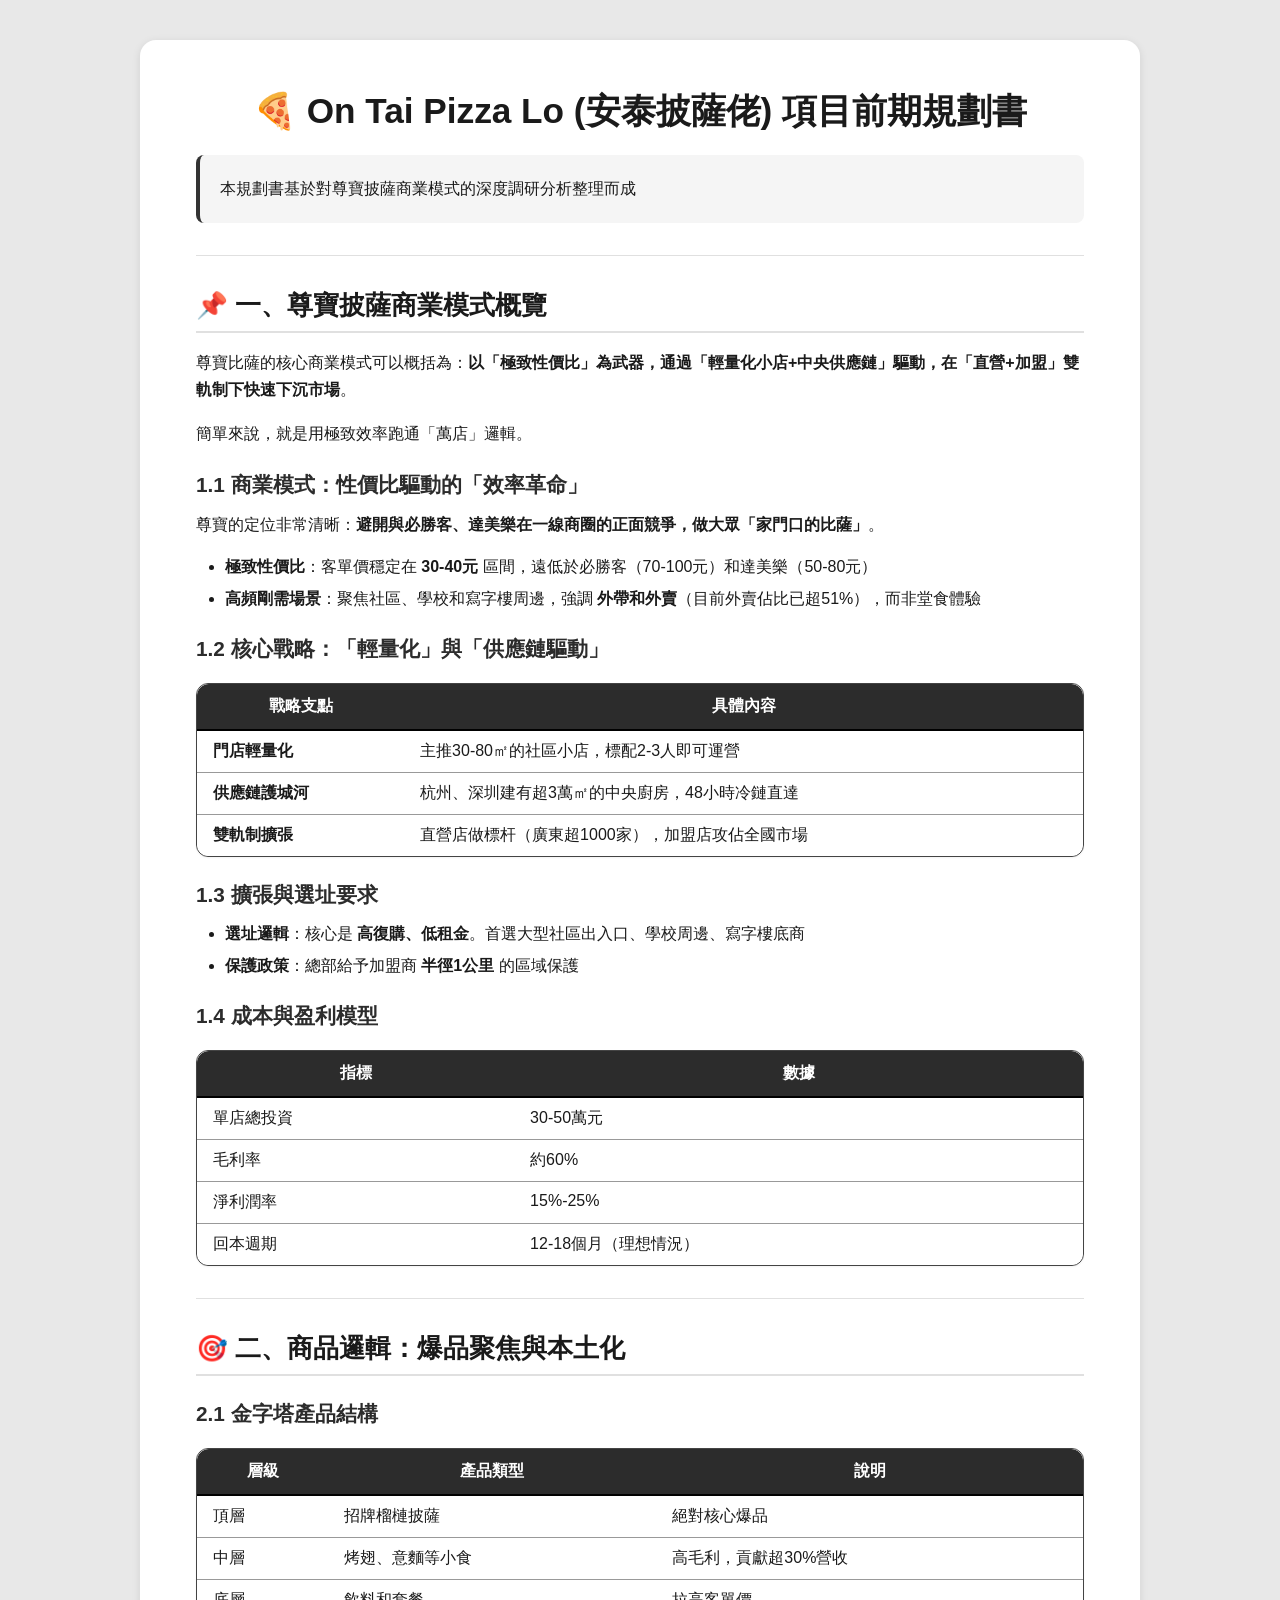
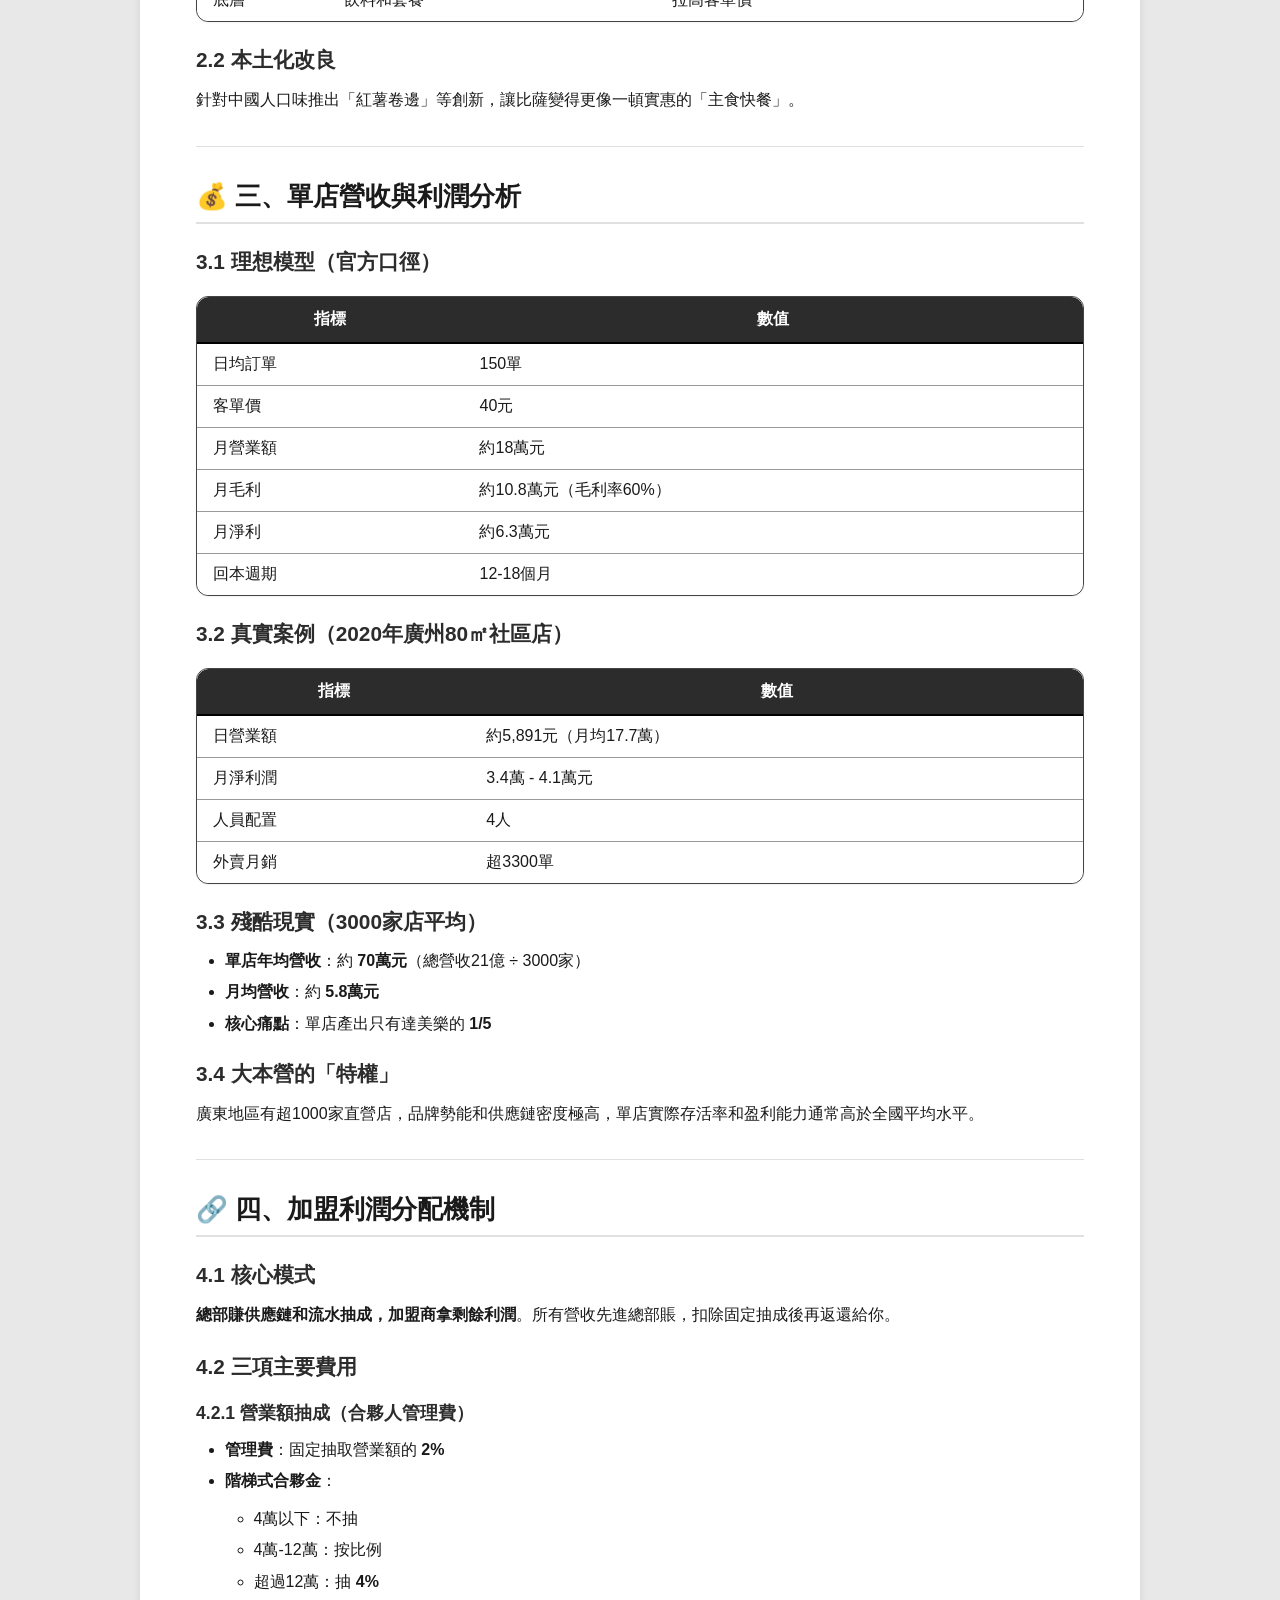
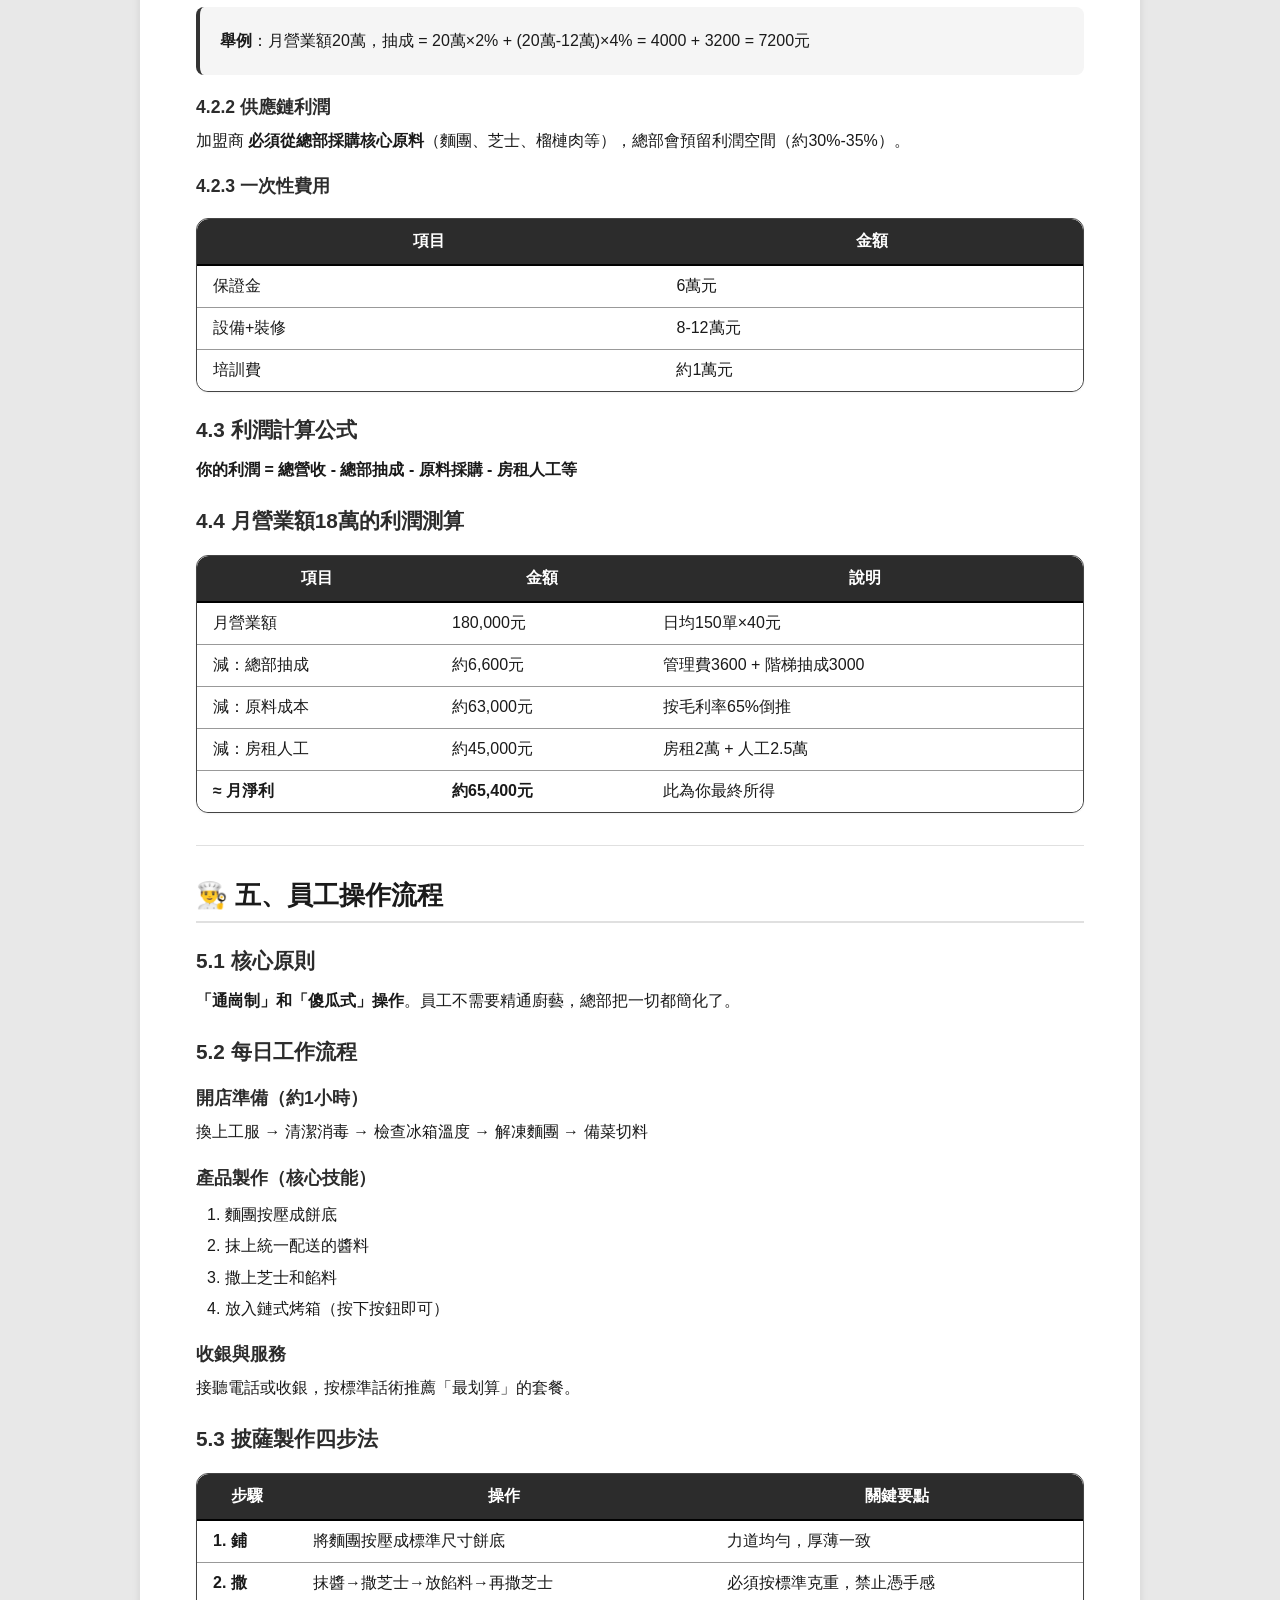
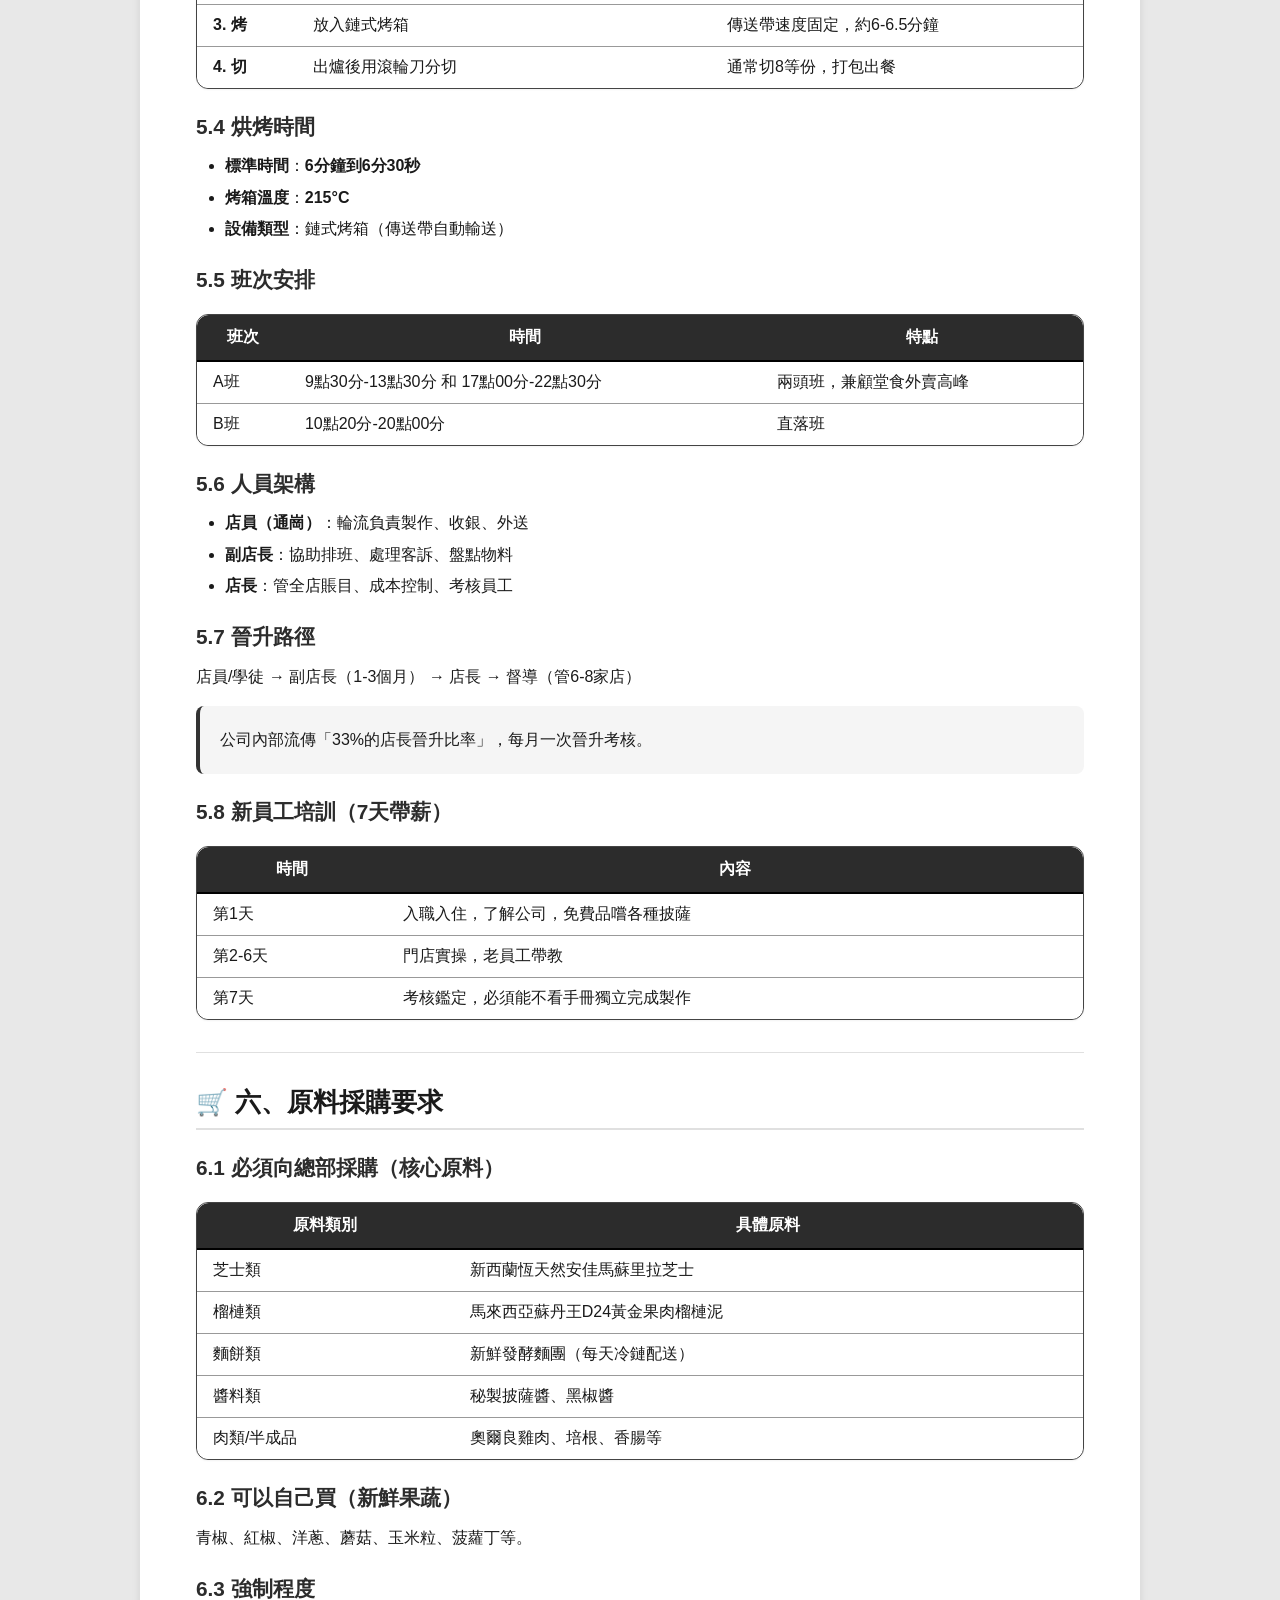
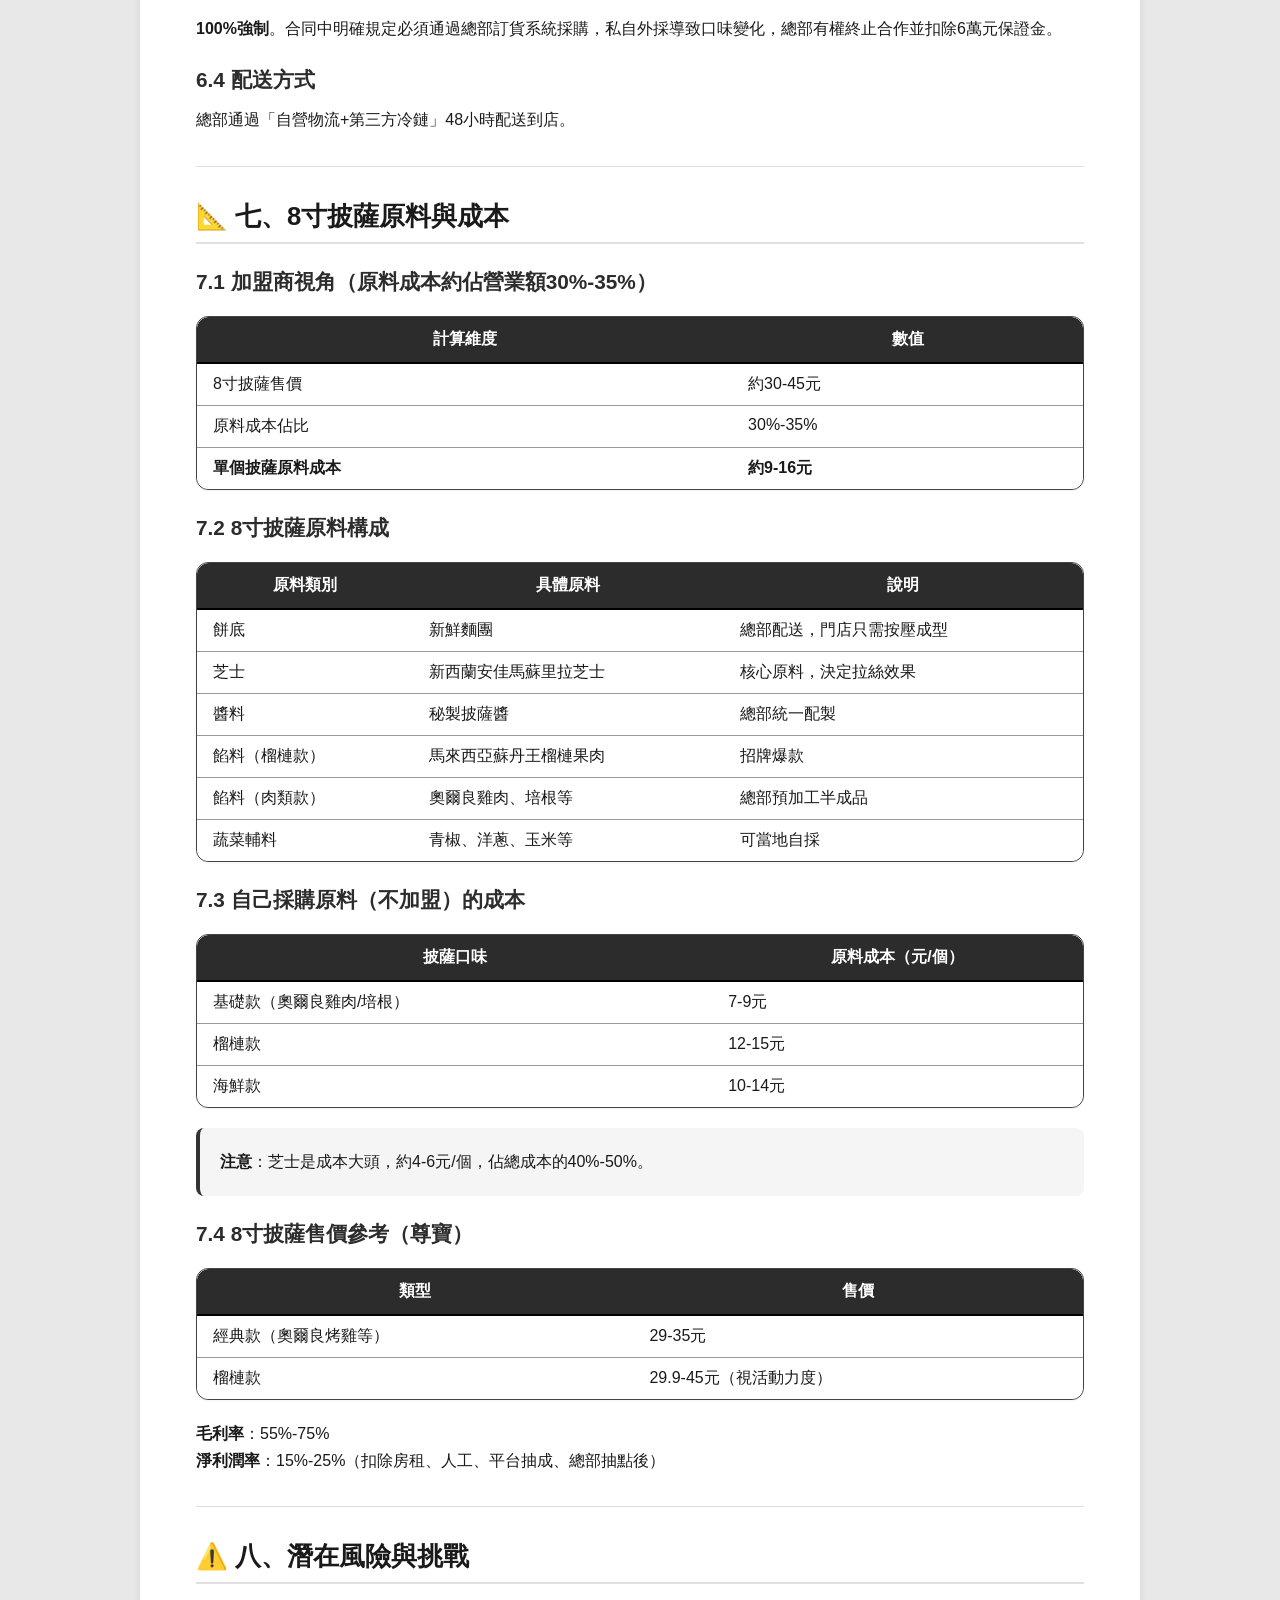
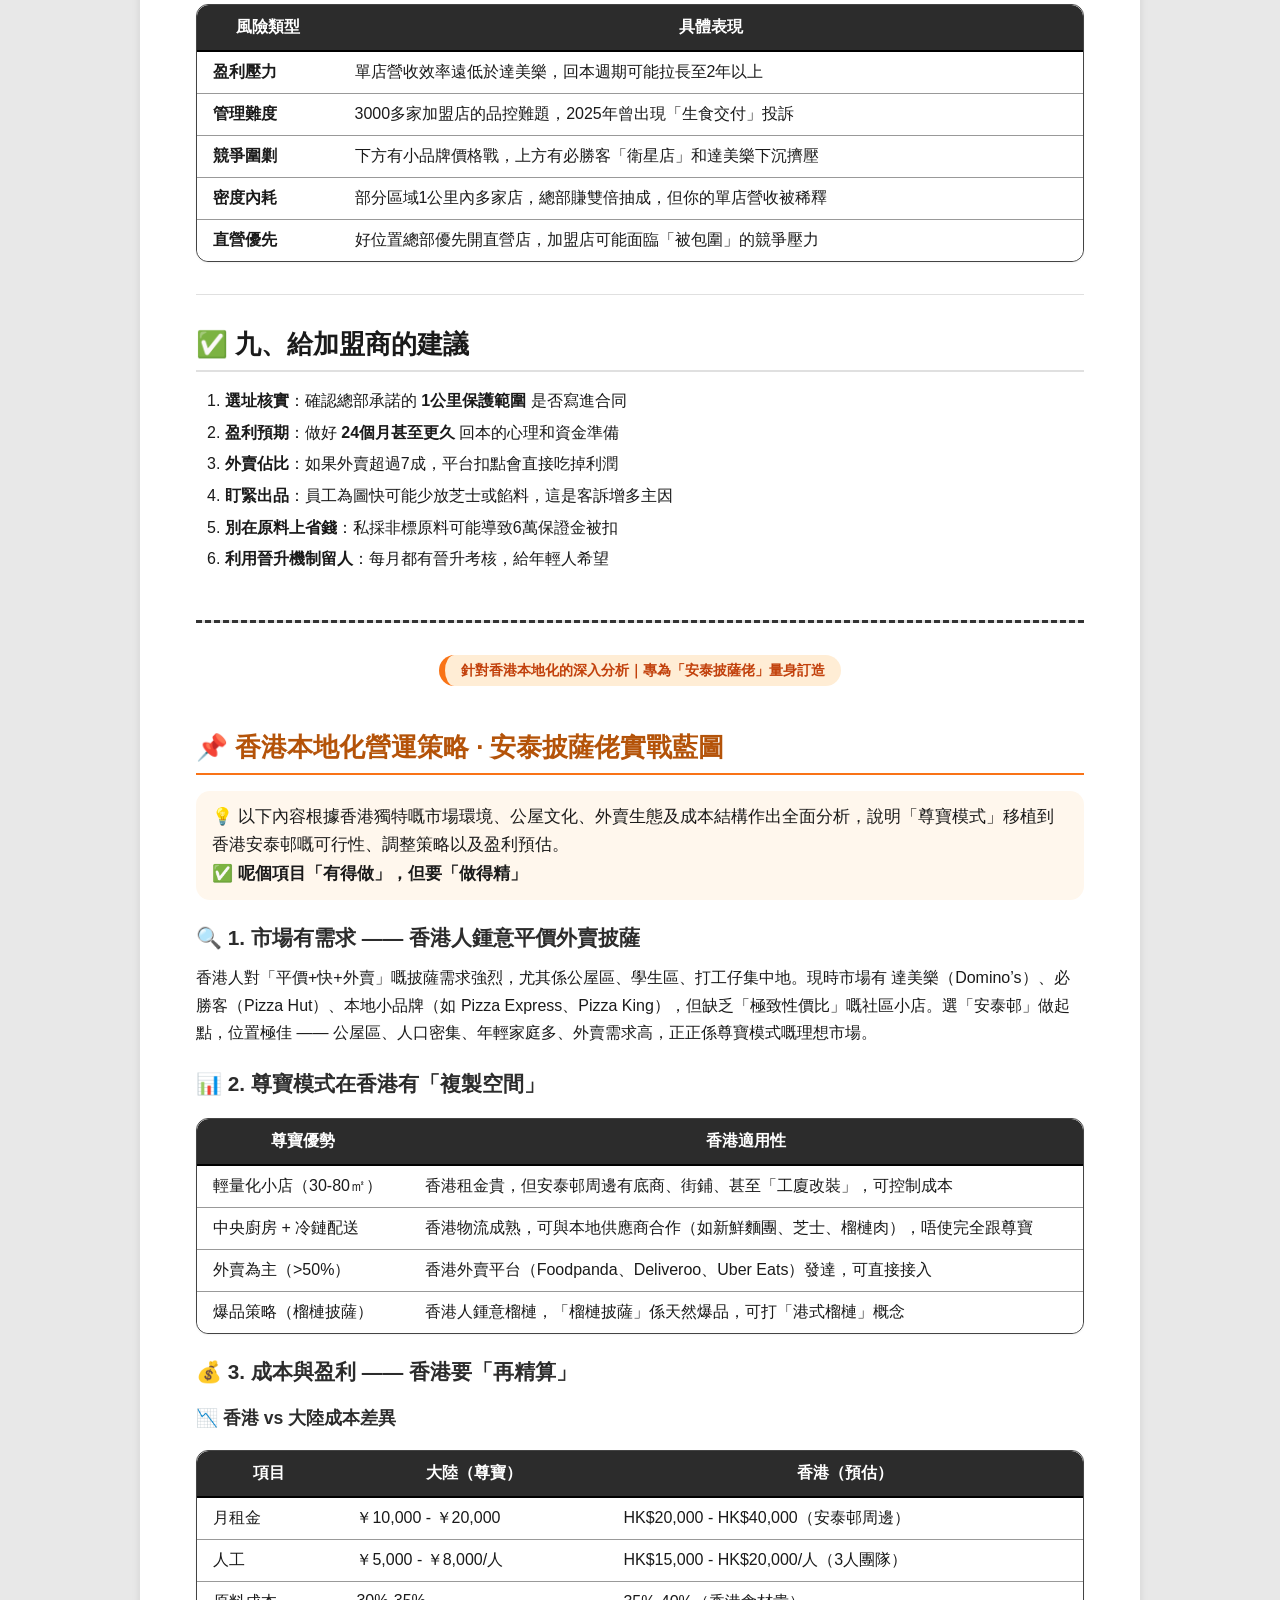
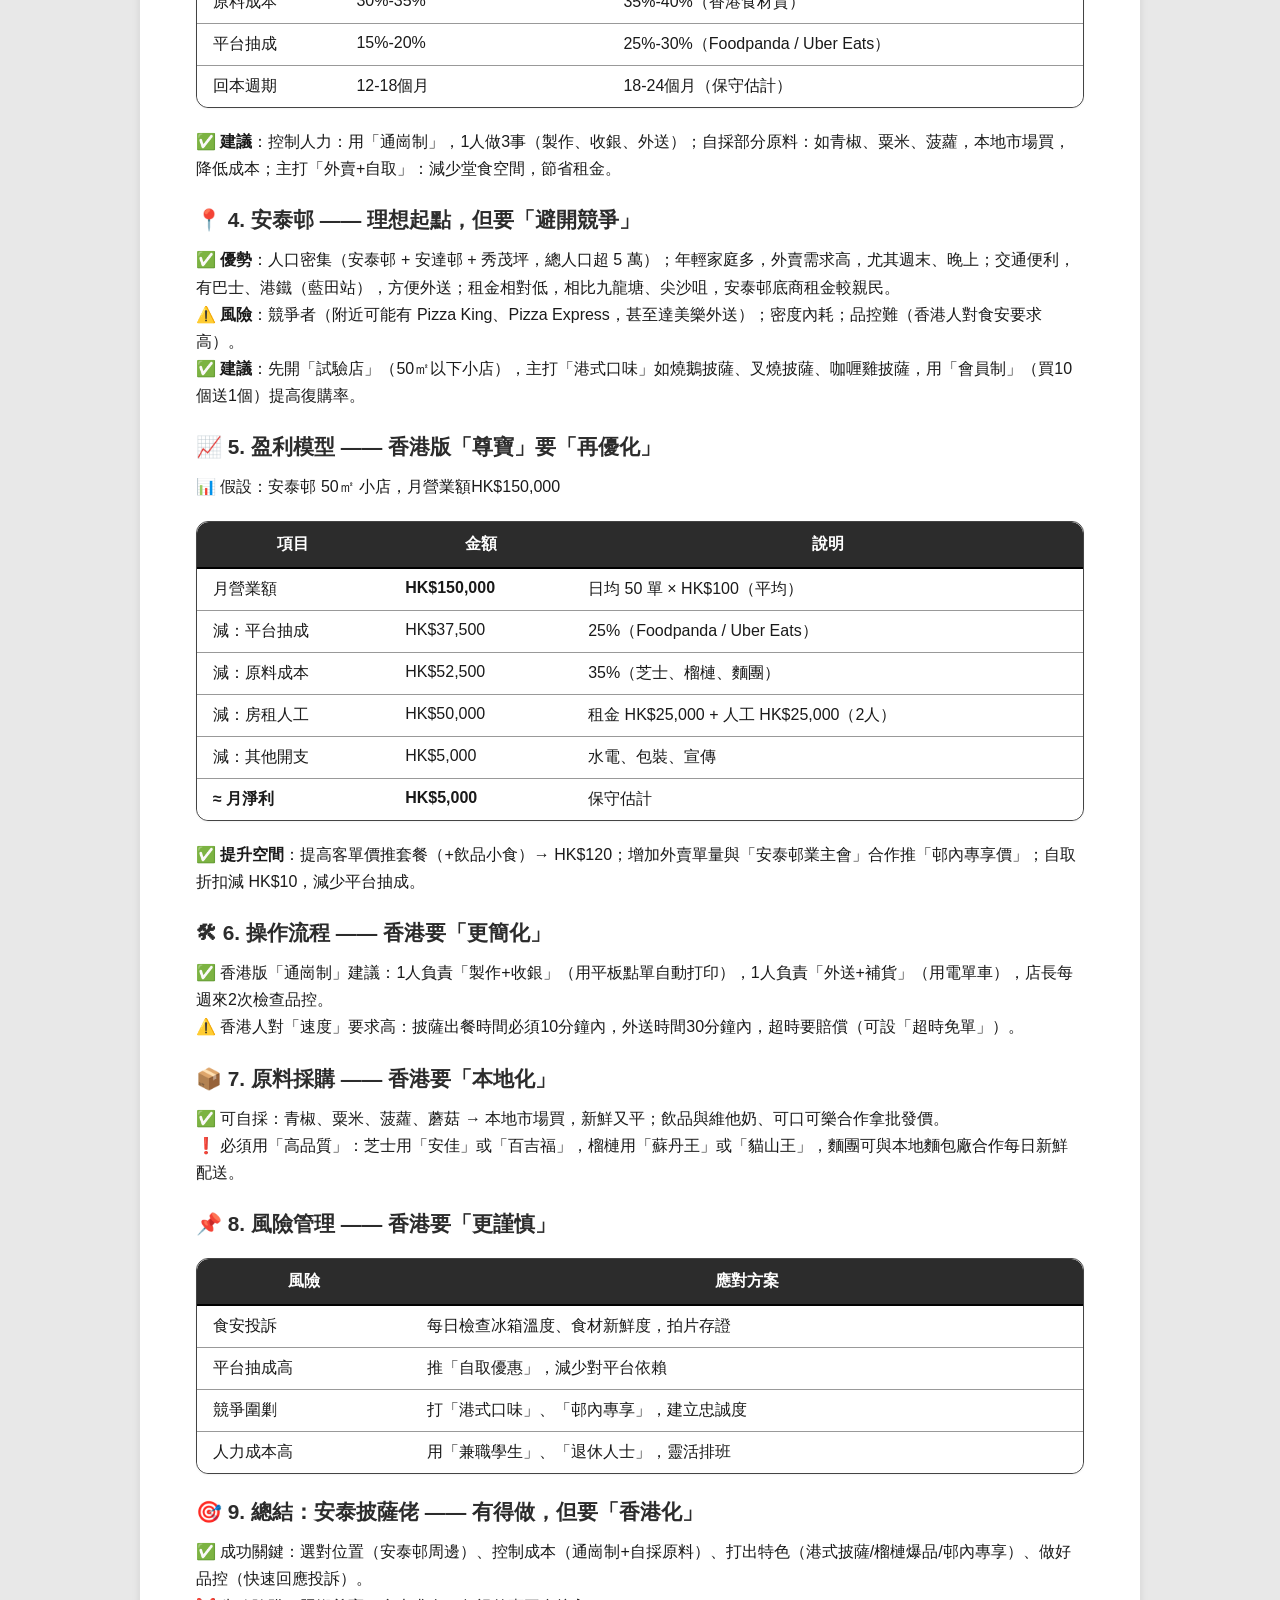
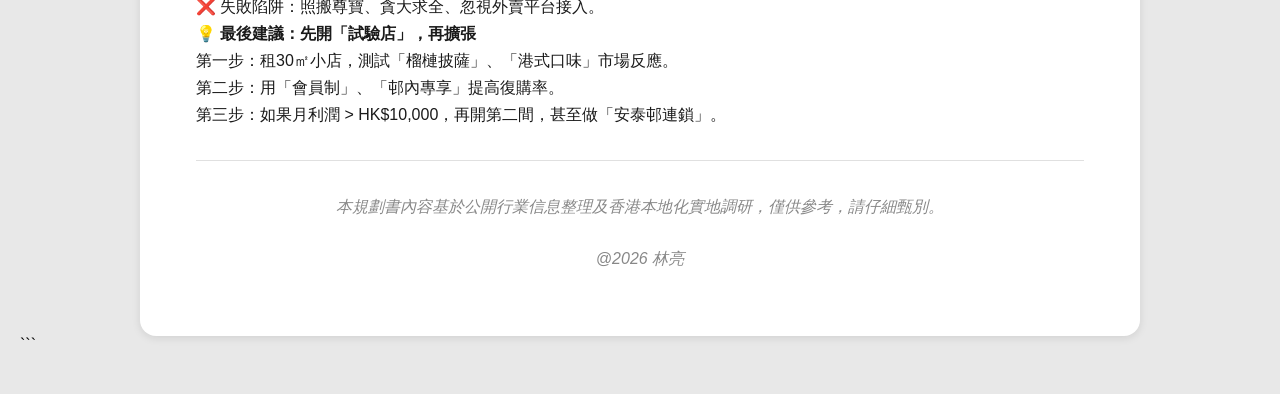
<file: On Tai Pizza Lo/index.html>
<!DOCTYPE html>
<html lang="zh-HK">
<head>
  <meta charset="UTF-8">
  <meta name="viewport" content="width=device-width, initial-scale=1.0">
  <title>安泰披萨佬 - 項目前期規劃書</title>
  <link rel="icon" type="image/x-icon" href="favicon.ico">
  <style>
    * {
      margin: 0;
      padding: 0;
      box-sizing: border-box;
    }

    body {
      background: #e8e8e8;
      padding: 40px 20px;
      font-family: -apple-system, BlinkMacSystemFont, 'Segoe UI', 'Noto Sans', 'PingFang SC', 'Microsoft YaHei', Helvetica, Arial, sans-serif;
    }

    /* 主容器 - 卡片效果 */
    .markdown-body {
      max-width: 1000px;
      margin: 0 auto;
      background-color: #ffffff;
      border-radius: 16px;
      box-shadow: 0 2px 8px rgba(0, 0, 0, 0.1);
      padding: 48px 56px;
    }

    @media (max-width: 768px) {
      .markdown-body {
        padding: 24px 20px;
      }
    }

    /* 大标题 - 居中，黑色 */
    .markdown-body h1 {
      font-size: 2.2em;
      font-weight: 700;
      text-align: center;
      color: #1a1a1a;
      margin-top: 0;
      margin-bottom: 20px;
      padding-bottom: 0;
      border-bottom: none;
    }   

    .markdown-body blockquote {
      display: block;
      background-color: #f5f5f5;
      border-left: 4px solid #333;
      border-radius: 8px;
      padding: 20px 20px 5px 20px; 
      text-align: left;       
    }

    /* 二级标题 */
    .markdown-body h2 {
      font-size: 1.6em;
      font-weight: 600;
      margin-top: 32px;
      margin-bottom: 16px;
      padding-bottom: 8px;
      border-bottom: 2px solid #e0e0e0;
      color: #1a1a1a;
    }

    /* 三级标题 */
    .markdown-body h3 {
      font-size: 1.3em;
      font-weight: 600;
      margin-top: 24px;
      margin-bottom: 12px;
      color: #2c2c2c;
    }

    /* 四级标题 */
    .markdown-body h4 {
      font-size: 1.1em;
      font-weight: 600;
      margin-top: 20px;
      margin-bottom: 8px;
      color: #2c2c2c;
    }

    /* 修改表格整体边框 */
    .info-table {
      width: 100%;
      border-collapse: separate;
      border-spacing: 0;
      margin: 20px 0;
      border-radius: 12px;
      overflow: hidden;
      box-shadow: 0 1px 2px rgba(0, 0, 0, 0.05);
      border: 1.5px solid #444; 
    }

    /* 加深单元格底部的线 */
    .info-table td {
      padding: 10px 16px;
      border-bottom: 1px solid #999; 
      background-color: #ffffff;
      color: #1a1a1a;
      text-align: left;
      vertical-align: top;
    }

    .info-table th {
      background-color: #2c2c2c;
      color: white;
      font-weight: 600;
      padding: 12px 16px;
      border-bottom: 2px solid #000; 
    }
    .info-table tr:last-child td {
      border-bottom: none;
    }
    .info-table th:first-child { border-top-left-radius: 12px; }
    .info-table th:last-child { border-top-right-radius: 12px; }
    .info-table tr:last-child td:first-child { border-bottom-left-radius: 12px; }
    .info-table tr:last-child td:last-child { border-bottom-right-radius: 12px; }

    /* 列表 */
    .markdown-body ul, .markdown-body ol {
      padding-left: 1.8em;
      margin: 12px 0;
    }

    .markdown-body li {
      margin: 6px 0;
      line-height: 1.6;
      color: #1a1a1a;
    }

    /* 分隔线 */
    .markdown-body hr {
      margin: 32px 0;
      border: none;
      height: 1px;
      background: #e0e0e0;
    }

    /* 段落 */
    .markdown-body p {
      margin-bottom: 16px;
      line-height: 1.7;
      color: #1a1a1a;
    }

    /* 加粗文字 - 純黑色粗體 */
    .markdown-body strong {
      color: #1a1a1a;
      font-weight: 700;
    }

    /* 代码 */
    .markdown-body code {
      background-color: #f2f2f2;
      color: #c7254e;
      padding: 2px 6px;
      border-radius: 4px;
      font-size: 0.85em;
    }

    /* 底部说明文字 */
    .markdown-body em {
      color: #888;
      display: block;
      text-align: center;
      margin-top: 24px;
      font-style: italic;
    }
    
    /* 本地化分析特色標籤 */
    .local-badge {
      background-color: #ffedd5;
      border-left: 6px solid #f97316;
      padding: 6px 16px;
      border-radius: 20px;
      display: inline-block;
      font-size: 0.9rem;
      font-weight: 600;
      color: #c2410c;
      margin-bottom: 12px;
    }
    
  </style>
</head>
<body>
  <div class="markdown-body">
    <h1>🍕 On Tai Pizza Lo (安泰披薩佬) 項目前期規劃書</h1>

    <blockquote>
      <p>本規劃書基於對尊寶披薩商業模式的深度調研分析整理而成</p>
    </blockquote>

    <hr>

    <h2>📌 一、尊寶披薩商業模式概覽</h2>
    <p>尊寶比薩的核心商業模式可以概括為：<strong>以「極致性價比」為武器，通過「輕量化小店+中央供應鏈」驅動，在「直營+加盟」雙軌制下快速下沉市場</strong>。</p>
    <p>簡單來說，就是用極致效率跑通「萬店」邏輯。</p>

    <h3>1.1 商業模式：性價比驅動的「效率革命」</h3>
    <p>尊寶的定位非常清晰：<strong>避開與必勝客、達美樂在一線商圈的正面競爭，做大眾「家門口的比薩」</strong>。</p>
    <ul>
      <li><strong>極致性價比</strong>：客單價穩定在 <strong>30-40元</strong> 區間，遠低於必勝客（70-100元）和達美樂（50-80元）</li>
      <li><strong>高頻剛需場景</strong>：聚焦社區、學校和寫字樓周邊，強調 <strong>外帶和外賣</strong>（目前外賣佔比已超51%），而非堂食體驗</li>
    </ul>

    <h3>1.2 核心戰略：「輕量化」與「供應鏈驅動」</h3>
    <table class="info-table">
      <thead>
        <tr><th>戰略支點</th><th>具體內容</th></tr>
      </thead>
      <tbody>
        <tr><td><strong>門店輕量化</strong></td><td>主推30-80㎡的社區小店，標配2-3人即可運營</td></tr>
        <tr><td><strong>供應鏈護城河</strong></td><td>杭州、深圳建有超3萬㎡的中央廚房，48小時冷鏈直達</td></tr>
        <tr><td><strong>雙軌制擴張</strong></td><td>直營店做標杆（廣東超1000家），加盟店攻佔全國市場</td></tr>
      </tbody>
    </table>

    <h3>1.3 擴張與選址要求</h3>
    <ul>
      <li><strong>選址邏輯</strong>：核心是 <strong>高復購、低租金</strong>。首選大型社區出入口、學校周邊、寫字樓底商</li>
      <li><strong>保護政策</strong>：總部給予加盟商 <strong>半徑1公里</strong> 的區域保護</li>
    </ul>

    <h3>1.4 成本與盈利模型</h3>
    <table class="info-table">
      <thead><tr><th>指標</th><th>數據</th></tr></thead>
      <tbody>
        <tr><td>單店總投資</td><td>30-50萬元</td></tr>
        <tr><td>毛利率</td><td>約60%</td></tr>
        <tr><td>淨利潤率</td><td>15%-25%</td></tr>
        <tr><td>回本週期</td><td>12-18個月（理想情況）</td></tr>
      </tbody>
    </table>

    <hr>

    <h2>🎯 二、商品邏輯：爆品聚焦與本土化</h2>
    <h3>2.1 金字塔產品結構</h3>
    <table class="info-table">
      <thead><tr><th>層級</th><th>產品類型</th><th>說明</th></tr></thead>
      <tbody>
        <tr><td>頂層</td><td>招牌榴槤披薩</td><td>絕對核心爆品</td></tr>
        <tr><td>中層</td><td>烤翅、意麵等小食</td><td>高毛利，貢獻超30%營收</td></tr>
        <tr><td>底層</td><td>飲料和套餐</td><td>拉高客單價</td></tr>
      </tbody>
    </table>

    <h3>2.2 本土化改良</h3>
    <p>針對中國人口味推出「紅薯卷邊」等創新，讓比薩變得更像一頓實惠的「主食快餐」。</p>

    <hr>

    <h2>💰 三、單店營收與利潤分析</h2>
    <h3>3.1 理想模型（官方口徑）</h3>
    <table class="info-table"><thead><tr><th>指標</th><th>數值</th></tr></thead><tbody><tr><td>日均訂單</td><td>150單</td></tr><tr><td>客單價</td><td>40元</td></tr><tr><td>月營業額</td><td>約18萬元</td></tr><tr><td>月毛利</td><td>約10.8萬元（毛利率60%）</td></tr><tr><td>月淨利</td><td>約6.3萬元</td></tr><tr><td>回本週期</td><td>12-18個月</td></tr></tbody></table>

    <h3>3.2 真實案例（2020年廣州80㎡社區店）</h3>
    <table class="info-table"><thead><tr><th>指標</th><th>數值</th></tr></thead><tbody><tr><td>日營業額</td><td>約5,891元（月均17.7萬）</td></tr><tr><td>月淨利潤</td><td>3.4萬 - 4.1萬元</td></tr><tr><td>人員配置</td><td>4人</td></tr><tr><td>外賣月銷</td><td>超3300單</td></tr></tbody></table>

    <h3>3.3 殘酷現實（3000家店平均）</h3>
    <ul><li><strong>單店年均營收</strong>：約 <strong>70萬元</strong>（總營收21億 ÷ 3000家）</li><li><strong>月均營收</strong>：約 <strong>5.8萬元</strong></li><li><strong>核心痛點</strong>：單店產出只有達美樂的 <strong>1/5</strong></li></ul>
    <h3>3.4 大本營的「特權」</h3>
    <p>廣東地區有超1000家直營店，品牌勢能和供應鏈密度極高，單店實際存活率和盈利能力通常高於全國平均水平。</p>

    <hr>

    <h2>🔗 四、加盟利潤分配機制</h2>
    <h3>4.1 核心模式</h3>
    <p><strong>總部賺供應鏈和流水抽成，加盟商拿剩餘利潤</strong>。所有營收先進總部賬，扣除固定抽成後再返還給你。</p>
    <h3>4.2 三項主要費用</h3>
    <h4>4.2.1 營業額抽成（合夥人管理費）</h4>
    <ul><li><strong>管理費</strong>：固定抽取營業額的 <strong>2%</strong></li><li><strong>階梯式合夥金</strong>：<ul><li>4萬以下：不抽</li><li>4萬-12萬：按比例</li><li>超過12萬：抽 <strong>4%</strong></li></ul></li></ul>
    <blockquote><p><strong>舉例</strong>：月營業額20萬，抽成 = 20萬×2% + (20萬-12萬)×4% = 4000 + 3200 = 7200元</p></blockquote>
    <h4>4.2.2 供應鏈利潤</h4>
    <p>加盟商 <strong>必須從總部採購核心原料</strong>（麵團、芝士、榴槤肉等），總部會預留利潤空間（約30%-35%）。</p>
    <h4>4.2.3 一次性費用</h4>
    <table class="info-table"><thead><tr><th>項目</th><th>金額</th></tr></thead><tbody><tr><td>保證金</td><td>6萬元</td></tr><tr><td>設備+裝修</td><td>8-12萬元</td></tr><tr><td>培訓費</td><td>約1萬元</td></tr></tbody></table>
    <h3>4.3 利潤計算公式</h3>
    <p><strong>你的利潤 = 總營收 - 總部抽成 - 原料採購 - 房租人工等</strong></p>
    <h3>4.4 月營業額18萬的利潤測算</h3>
    <table class="info-table"><thead><tr><th>項目</th><th>金額</th><th>說明</th></tr></thead><tbody><tr><td>月營業額</td><td>180,000元</td><td>日均150單×40元</td></tr><tr><td>減：總部抽成</td><td>約6,600元</td><td>管理費3600 + 階梯抽成3000</td></tr><tr><td>減：原料成本</td><td>約63,000元</td><td>按毛利率65%倒推</td></tr><tr><td>減：房租人工</td><td>約45,000元</td><td>房租2萬 + 人工2.5萬</td></tr><tr><td><strong>≈ 月淨利</strong></td><td><strong>約65,400元</strong></td><td>此為你最終所得</td></tr></tbody></table>

    <hr>

    <h2>👨‍🍳 五、員工操作流程</h2>
    <h3>5.1 核心原則</h3>
    <p><strong>「通崗制」和「傻瓜式」操作</strong>。員工不需要精通廚藝，總部把一切都簡化了。</p>
    <h3>5.2 每日工作流程</h3>
    <h4>開店準備（約1小時）</h4>
    <p>換上工服 → 清潔消毒 → 檢查冰箱溫度 → 解凍麵團 → 備菜切料</p>
    <h4>產品製作（核心技能）</h4>
    <ol><li>麵團按壓成餅底</li><li>抹上統一配送的醬料</li><li>撒上芝士和餡料</li><li>放入鏈式烤箱（按下按鈕即可）</li></ol>
    <h4>收銀與服務</h4>
    <p>接聽電話或收銀，按標準話術推薦「最划算」的套餐。</p>
    <h3>5.3 披薩製作四步法</h3>
    <table class="info-table"><thead><tr><th>步驟</th><th>操作</th><th>關鍵要點</th></tr></thead><tbody><tr><td><strong>1. 鋪</strong></td><td>將麵團按壓成標準尺寸餅底</td><td>力道均勻，厚薄一致</td></tr><tr><td><strong>2. 撒</strong></td><td>抹醬→撒芝士→放餡料→再撒芝士</td><td>必須按標準克重，禁止憑手感</td></tr><tr><td><strong>3. 烤</strong></td><td>放入鏈式烤箱</td><td>傳送帶速度固定，約6-6.5分鐘</td></tr><tr><td><strong>4. 切</strong></td><td>出爐後用滾輪刀分切</td><td>通常切8等份，打包出餐</td></tr></tbody></table>
    <h3>5.4 烘烤時間</h3>
    <ul><li><strong>標準時間</strong>：<strong>6分鐘到6分30秒</strong></li><li><strong>烤箱溫度</strong>：<strong>215°C</strong></li><li><strong>設備類型</strong>：鏈式烤箱（傳送帶自動輸送）</li></ul>
    <h3>5.5 班次安排</h3>
    <table class="info-table"><thead><tr><th>班次</th><th>時間</th><th>特點</th></tr></thead><tbody><tr><td>A班</td><td>9點30分-13點30分 和 17點00分-22點30分</td><td>兩頭班，兼顧堂食外賣高峰</td></tr><tr><td>B班</td><td>10點20分-20點00分</td><td>直落班</td></tr></tbody></table>
    <h3>5.6 人員架構</h3>
    <ul><li><strong>店員（通崗）</strong>：輪流負責製作、收銀、外送</li><li><strong>副店長</strong>：協助排班、處理客訴、盤點物料</li><li><strong>店長</strong>：管全店賬目、成本控制、考核員工</li></ul>
    <h3>5.7 晉升路徑</h3>
    <p>店員/學徒 → 副店長（1-3個月） → 店長 → 督導（管6-8家店）</p>
    <blockquote><p>公司內部流傳「33%的店長晉升比率」，每月一次晉升考核。</p></blockquote>
    <h3>5.8 新員工培訓（7天帶薪）</h3>
    <table class="info-table"><thead><tr><th>時間</th><th>內容</th></tr></thead><tbody><tr><td>第1天</td><td>入職入住，了解公司，免費品嚐各種披薩</td></tr><tr><td>第2-6天</td><td>門店實操，老員工帶教</td></tr><tr><td>第7天</td><td>考核鑑定，必須能不看手冊獨立完成製作</td></tr></tbody></table>

    <hr>

    <h2>🛒 六、原料採購要求</h2>
    <h3>6.1 必須向總部採購（核心原料）</h3>
    <table class="info-table"><thead><tr><th>原料類別</th><th>具體原料</th></tr></thead><tbody><tr><td>芝士類</td><td>新西蘭恆天然安佳馬蘇里拉芝士</td></tr><tr><td>榴槤類</td><td>馬來西亞蘇丹王D24黃金果肉榴槤泥</td></tr><tr><td>麵餅類</td><td>新鮮發酵麵團（每天冷鏈配送）</td></tr><tr><td>醬料類</td><td>秘製披薩醬、黑椒醬</td></tr><tr><td>肉類/半成品</td><td>奧爾良雞肉、培根、香腸等</td></tr></tbody></table>
    <h3>6.2 可以自己買（新鮮果蔬）</h3>
    <p>青椒、紅椒、洋蔥、蘑菇、玉米粒、菠蘿丁等。</p>
    <h3>6.3 強制程度</h3>
    <p><strong>100%強制</strong>。合同中明確規定必須通過總部訂貨系統採購，私自外採導致口味變化，總部有權終止合作並扣除6萬元保證金。</p>
    <h3>6.4 配送方式</h3>
    <p>總部通過「自營物流+第三方冷鏈」48小時配送到店。</p>

    <hr>

    <h2>📐 七、8寸披薩原料與成本</h2>
    <h3>7.1 加盟商視角（原料成本約佔營業額30%-35%）</h3>
    <table class="info-table"><thead><tr><th>計算維度</th><th>數值</th></tr></thead><tbody><tr><td>8寸披薩售價</td><td>約30-45元</td></tr><tr><td>原料成本佔比</td><td>30%-35%</td></tr><tr><td><strong>單個披薩原料成本</strong></td><td><strong>約9-16元</strong></td></tr></tbody></table>
    <h3>7.2 8寸披薩原料構成</h3>
    <table class="info-table"><thead><tr><th>原料類別</th><th>具體原料</th><th>說明</th></tr></thead><tbody><tr><td>餅底</td><td>新鮮麵團</td><td>總部配送，門店只需按壓成型</td></tr><tr><td>芝士</td><td>新西蘭安佳馬蘇里拉芝士</td><td>核心原料，決定拉絲效果</td></tr><tr><td>醬料</td><td>秘製披薩醬</td><td>總部統一配製</td></tr><tr><td>餡料（榴槤款）</td><td>馬來西亞蘇丹王榴槤果肉</td><td>招牌爆款</td></tr><tr><td>餡料（肉類款）</td><td>奧爾良雞肉、培根等</td><td>總部預加工半成品</td></tr><tr><td>蔬菜輔料</td><td>青椒、洋蔥、玉米等</td><td>可當地自採</td></tr></tbody></table>
    <h3>7.3 自己採購原料（不加盟）的成本</h3>
    <table class="info-table"><thead><tr><th>披薩口味</th><th>原料成本（元/個）</th></tr></thead><tbody><tr><td>基礎款（奧爾良雞肉/培根）</td><td>7-9元</td></tr><tr><td>榴槤款</td><td>12-15元</td></tr><tr><td>海鮮款</td><td>10-14元</td></tr></tbody></table>
    <blockquote><p><strong>注意</strong>：芝士是成本大頭，約4-6元/個，佔總成本的40%-50%。</p></blockquote>
    <h3>7.4 8寸披薩售價參考（尊寶）</h3>
    <table class="info-table"><thead><tr><th>類型</th><th>售價</th></tr></thead><tbody><tr><td>經典款（奧爾良烤雞等）</td><td>29-35元</td></tr><tr><td>榴槤款</td><td>29.9-45元（視活動力度）</td></tr></tbody></table>
    <p><strong>毛利率</strong>：55%-75%<br><strong>淨利潤率</strong>：15%-25%（扣除房租、人工、平台抽成、總部抽點後）</p>

    <hr>

    <h2>⚠️ 八、潛在風險與挑戰</h2>
    <table class="info-table"><thead><tr><th>風險類型</th><th>具體表現</th></tr></thead><tbody><tr><td><strong>盈利壓力</strong></td><td>單店營收效率遠低於達美樂，回本週期可能拉長至2年以上</td></tr><tr><td><strong>管理難度</strong></td><td>3000多家加盟店的品控難題，2025年曾出現「生食交付」投訴</td></tr><tr><td><strong>競爭圍剿</strong></td><td>下方有小品牌價格戰，上方有必勝客「衛星店」和達美樂下沉擠壓</td></tr><tr><td><strong>密度內耗</strong></td><td>部分區域1公里內多家店，總部賺雙倍抽成，但你的單店營收被稀釋</td></tr><tr><td><strong>直營優先</strong></td><td>好位置總部優先開直營店，加盟店可能面臨「被包圍」的競爭壓力</td></tr></tbody></table>

    <hr>

    <h2>✅ 九、給加盟商的建議</h2>
    <ol><li><strong>選址核實</strong>：確認總部承諾的 <strong>1公里保護範圍</strong> 是否寫進合同</li><li><strong>盈利預期</strong>：做好 <strong>24個月甚至更久</strong> 回本的心理和資金準備</li><li><strong>外賣佔比</strong>：如果外賣超過7成，平台扣點會直接吃掉利潤</li><li><strong>盯緊出品</strong>：員工為圖快可能少放芝士或餡料，這是客訴增多主因</li><li><strong>別在原料上省錢</strong>：私採非標原料可能導致6萬保證金被扣</li><li><strong>利用晉升機制留人</strong>：每月都有晉升考核，給年輕人希望</li></ol>

    <!-- ==================== 全新章節：香港本地化深入分析 ==================== -->
    <hr style="margin: 48px 0 32px 0; border-top: 3px dashed #333;">
    
    <div style="text-align: center; margin-bottom: 20px;">
      <span class="local-badge">針對香港本地化的深入分析｜專為「安泰披薩佬」量身訂造</span>
    </div>
    <h2 style="border-bottom-color: #f97316; color: #b45309;">📌 香港本地化營運策略 · 安泰披薩佬實戰藍圖</h2>
    <p style="font-size: 1.05rem; background-color: #fff7ed; padding: 12px 16px; border-radius: 14px;">
      💡 以下內容根據香港獨特嘅市場環境、公屋文化、外賣生態及成本結構作出全面分析，說明「尊寶模式」移植到香港安泰邨嘅可行性、調整策略以及盈利預估。<br>
      <strong>✅ 呢個項目「有得做」，但要「做得精」</strong>
    </p>

    <h3>🔍 1. 市場有需求 —— 香港人鍾意平價外賣披薩</h3>
    <p>香港人對「平價+快+外賣」嘅披薩需求強烈，尤其係公屋區、學生區、打工仔集中地。現時市場有 達美樂（Domino’s）、必勝客（Pizza Hut）、本地小品牌（如 Pizza Express、Pizza King），但缺乏「極致性價比」嘅社區小店。選「安泰邨」做起點，位置極佳 —— 公屋區、人口密集、年輕家庭多、外賣需求高，正正係尊寶模式嘅理想市場。</p>

    <h3>📊 2. 尊寶模式在香港有「複製空間」</h3>
    <table class="info-table">
      <thead><tr><th>尊寶優勢</th><th>香港適用性</th></tr></thead>
      <tbody>
        <tr><td>輕量化小店（30-80㎡）</td><td>香港租金貴，但安泰邨周邊有底商、街鋪、甚至「工廈改裝」，可控制成本</td></tr>
        <tr><td>中央廚房 + 冷鏈配送</td><td>香港物流成熟，可與本地供應商合作（如新鮮麵團、芝士、榴槤肉），唔使完全跟尊寶</td></tr>
        <tr><td>外賣為主（>50%）</td><td>香港外賣平台（Foodpanda、Deliveroo、Uber Eats）發達，可直接接入</td></tr>
        <tr><td>爆品策略（榴槤披薩）</td><td>香港人鍾意榴槤，「榴槤披薩」係天然爆品，可打「港式榴槤」概念</td></tr>
      </tbody>
    </table>

    <h3>💰 3. 成本與盈利 —— 香港要「再精算」</h3>
    <h4>📉 香港 vs 大陸成本差異</h4>
    <table class="info-table">
      <thead><tr><th>項目</th><th>大陸（尊寶）</th><th>香港（預估）</th></tr></thead>
      <tbody>
        <tr><td>月租金</td><td>￥10,000 - ￥20,000</td><td>HK$20,000 - HK$40,000（安泰邨周邊）</td></tr>
        <tr><td>人工</td><td>￥5,000 - ￥8,000/人</td><td>HK$15,000 - HK$20,000/人（3人團隊）</td></tr>
        <tr><td>原料成本</td><td>30%-35%</td><td>35%-40%（香港食材貴）</td></tr>
        <tr><td>平台抽成</td><td>15%-20%</td><td>25%-30%（Foodpanda / Uber Eats）</td></tr>
        <tr><td>回本週期</td><td>12-18個月</td><td>18-24個月（保守估計）</td></tr>
      </tbody>
    </table>
    <p>✅ <strong>建議</strong>：控制人力：用「通崗制」，1人做3事（製作、收銀、外送）；自採部分原料：如青椒、粟米、菠蘿，本地市場買，降低成本；主打「外賣+自取」：減少堂食空間，節省租金。</p>

    <h3>📍 4. 安泰邨 —— 理想起點，但要「避開競爭」</h3>
    <p>✅ <strong>優勢</strong>：人口密集（安泰邨 + 安達邨 + 秀茂坪，總人口超 5 萬）；年輕家庭多，外賣需求高，尤其週末、晚上；交通便利，有巴士、港鐵（藍田站），方便外送；租金相對低，相比九龍塘、尖沙咀，安泰邨底商租金較親民。<br>
    ⚠️ <strong>風險</strong>：競爭者（附近可能有 Pizza King、Pizza Express，甚至達美樂外送）；密度內耗；品控難（香港人對食安要求高）。<br>
    ✅ <strong>建議</strong>：先開「試驗店」（50㎡以下小店），主打「港式口味」如燒鵝披薩、叉燒披薩、咖喱雞披薩，用「會員制」（買10個送1個）提高復購率。</p>

    <h3>📈 5. 盈利模型 —— 香港版「尊寶」要「再優化」</h3>
    <p>📊 假設：安泰邨 50㎡ 小店，月營業額HK$150,000</p>
    <table class="info-table">
      <thead>
        <tr><th>項目</th><th>金額</th><th>說明</th></tr>
      </thead>
      <tbody>
        <tr><td>月營業額</td><td><strong>HK$150,000</strong></td><td>日均 50 單 × HK$100（平均）</td></tr>
        <tr><td>減：平台抽成</td><td>HK$37,500</td><td>25%（Foodpanda / Uber Eats）</td></tr>
        <tr><td>減：原料成本</td><td>HK$52,500</td><td>35%（芝士、榴槤、麵團）</td></tr>
        <tr><td>減：房租人工</td><td>HK$50,000</td><td>租金 HK$25,000 + 人工 HK$25,000（2人）</td></tr>
        <tr><td>減：其他開支</td><td>HK$5,000</td><td>水電、包裝、宣傳</td></tr>
        <tr><td><strong>≈ 月淨利</strong></td><td><strong>HK$5,000</strong></td><td>保守估計</td></tr>
      </tbody>
    </table>
    <p>✅ <strong>提升空間</strong>：提高客單價推套餐（+飲品小食）→ HK$120；增加外賣單量與「安泰邨業主會」合作推「邨內專享價」；自取折扣減 HK$10，減少平台抽成。</p>

    <h3>🛠 6. 操作流程 —— 香港要「更簡化」</h3>
    <p>✅ 香港版「通崗制」建議：1人負責「製作+收銀」（用平板點單自動打印），1人負責「外送+補貨」（用電單車），店長每週來2次檢查品控。<br>
    ⚠️ 香港人對「速度」要求高：披薩出餐時間必須10分鐘內，外送時間30分鐘內，超時要賠償（可設「超時免單」）。</p>

    <h3>📦 7. 原料採購 —— 香港要「本地化」</h3>
    <p>✅ 可自採：青椒、粟米、菠蘿、蘑菇 → 本地市場買，新鮮又平；飲品與維他奶、可口可樂合作拿批發價。<br>
    ❗ 必須用「高品質」：芝士用「安佳」或「百吉福」，榴槤用「蘇丹王」或「貓山王」，麵團可與本地麵包廠合作每日新鮮配送。</p>

    <h3>📌 8. 風險管理 —— 香港要「更謹慎」</h3>
    <table class="info-table">
      <thead><tr><th>風險</th><th>應對方案</th> </tr></thead>
      <tbody><tr><td>食安投訴</td><td>每日檢查冰箱溫度、食材新鮮度，拍片存證</td></tr>
      <tr><td>平台抽成高</td><td>推「自取優惠」，減少對平台依賴</td></tr>
      <tr><td>競爭圍剿</td><td>打「港式口味」、「邨內專享」，建立忠誠度</td></tr>
      <tr><td>人力成本高</td><td>用「兼職學生」、「退休人士」，靈活排班</td></tr>
    </tbody></table>

    <h3>🎯 9. 總結：安泰披薩佬 —— 有得做，但要「香港化」</h3>
    <p>✅ 成功關鍵：選對位置（安泰邨周邊）、控制成本（通崗制+自採原料）、打出特色（港式披薩/榴槤爆品/邨內專享）、做好品控（快速回應投訴）。<br>
    ❌ 失敗陷阱：照搬尊寶、貪大求全、忽視外賣平台接入。<br>
    💡 <strong>最後建議：先開「試驗店」，再擴張</strong><br>
    第一步：租30㎡小店，測試「榴槤披薩」、「港式口味」市場反應。<br>
    第二步：用「會員制」、「邨內專享」提高復購率。<br>
    第三步：如果月利潤 > HK$10,000，再開第二間，甚至做「安泰邨連鎖」。</p>

    <hr>

    <p><em>本規劃書內容基於公開行業信息整理及香港本地化實地調研，僅供參考，請仔細甄別。</em></p>
    <p><em>@2026 林亮</em></p>

  </div>
</body>
</html>
```
</file>
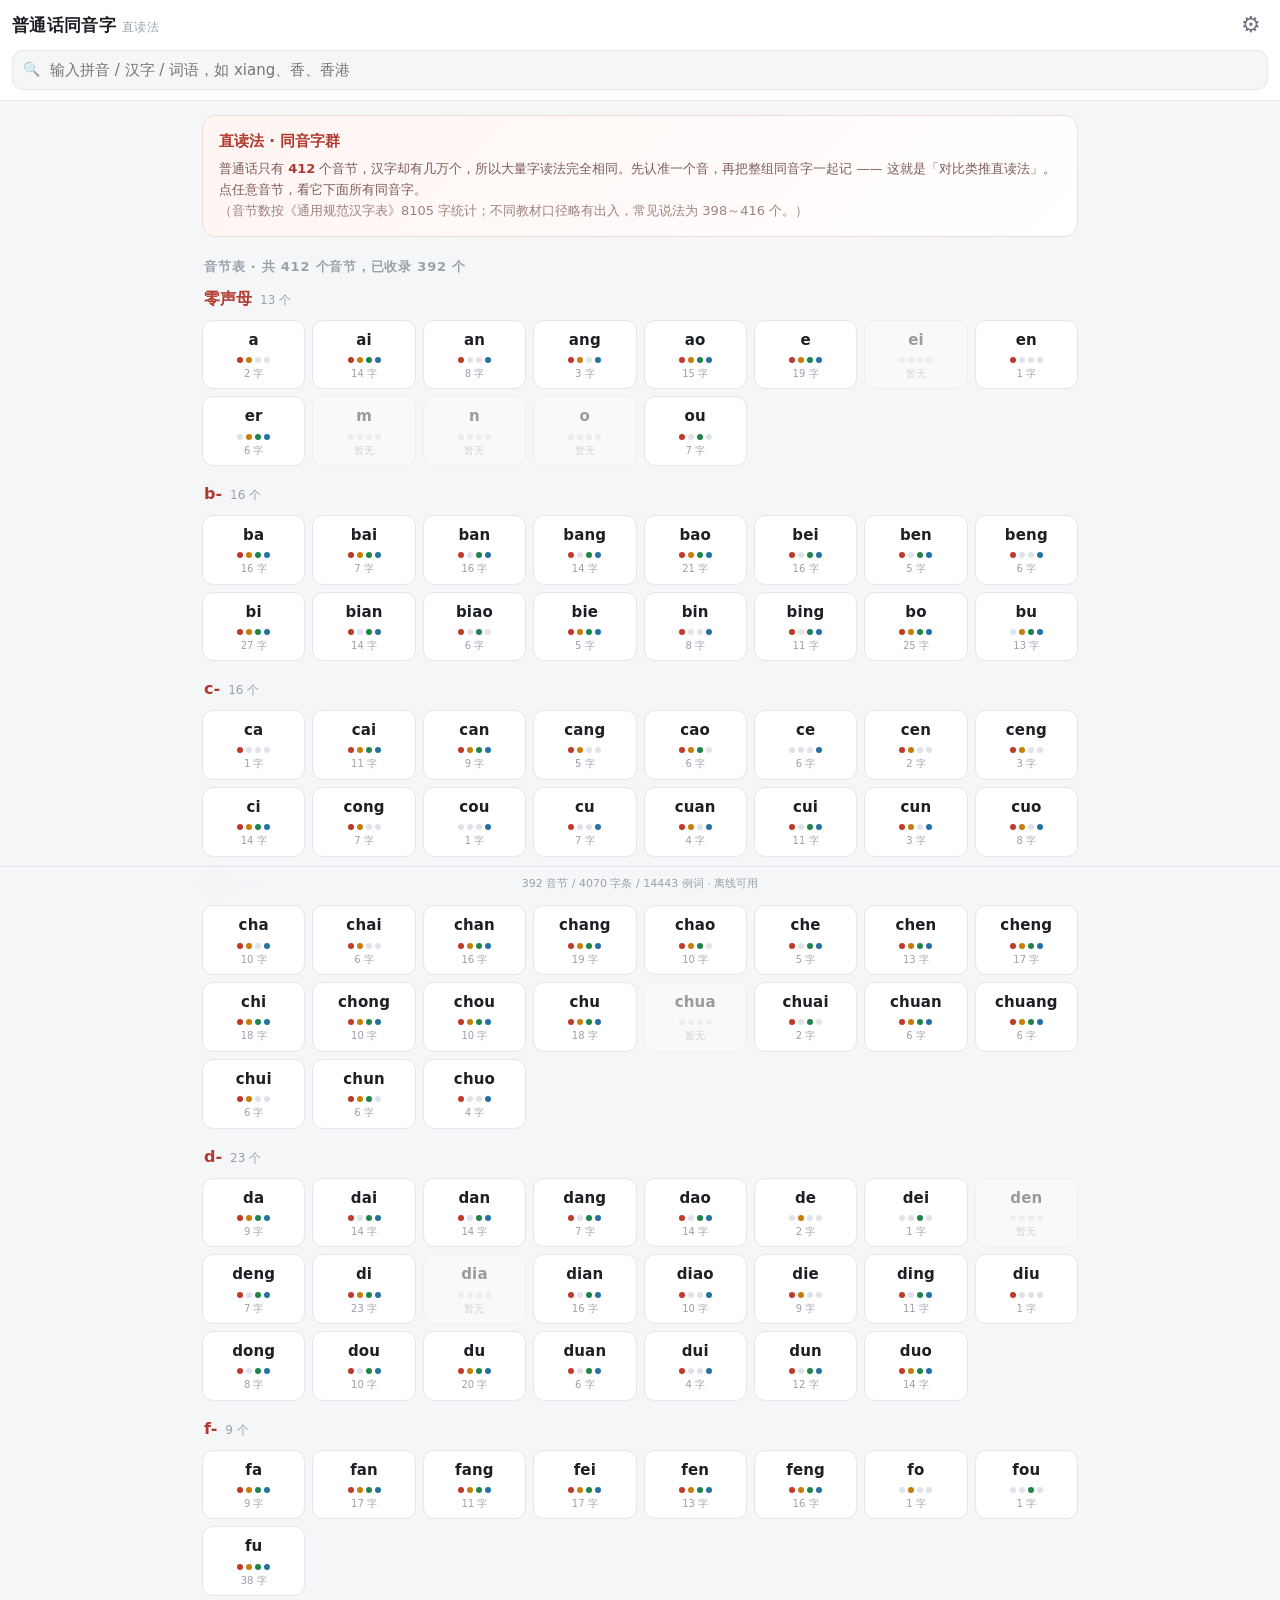
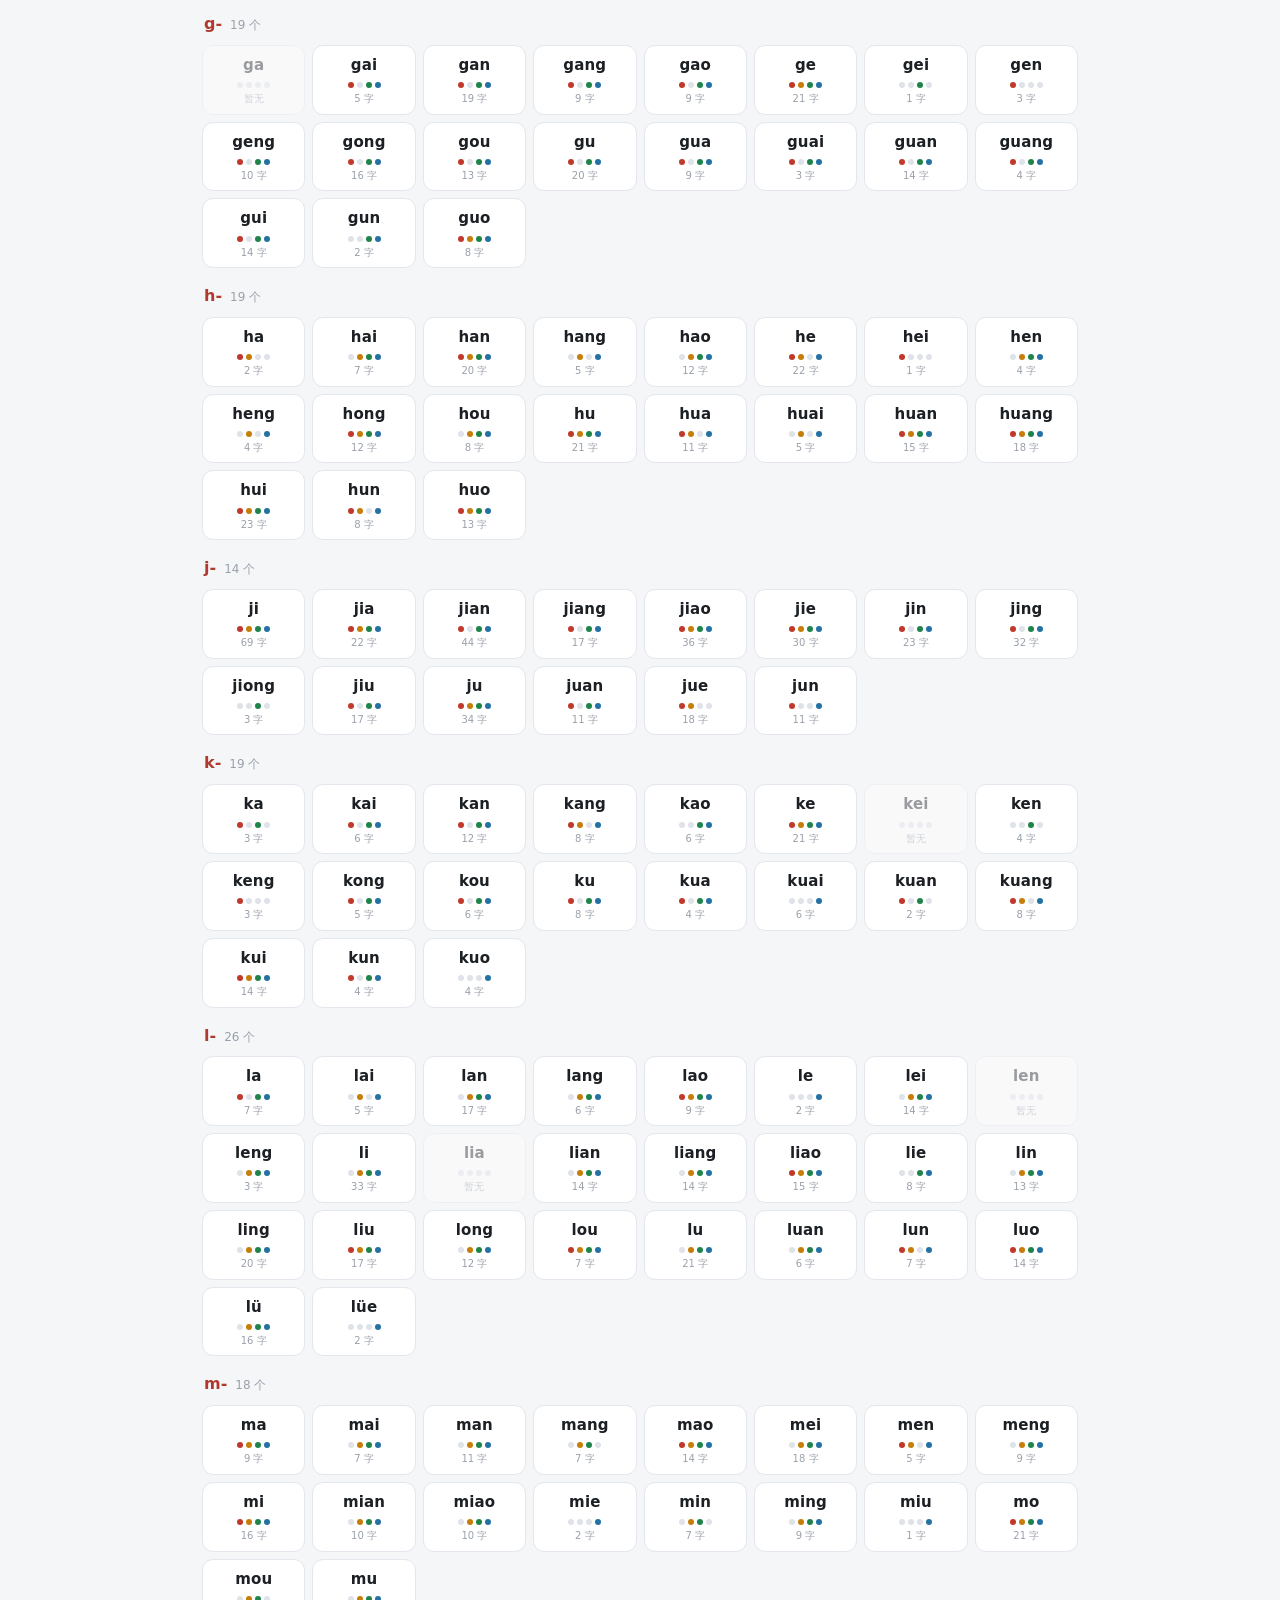
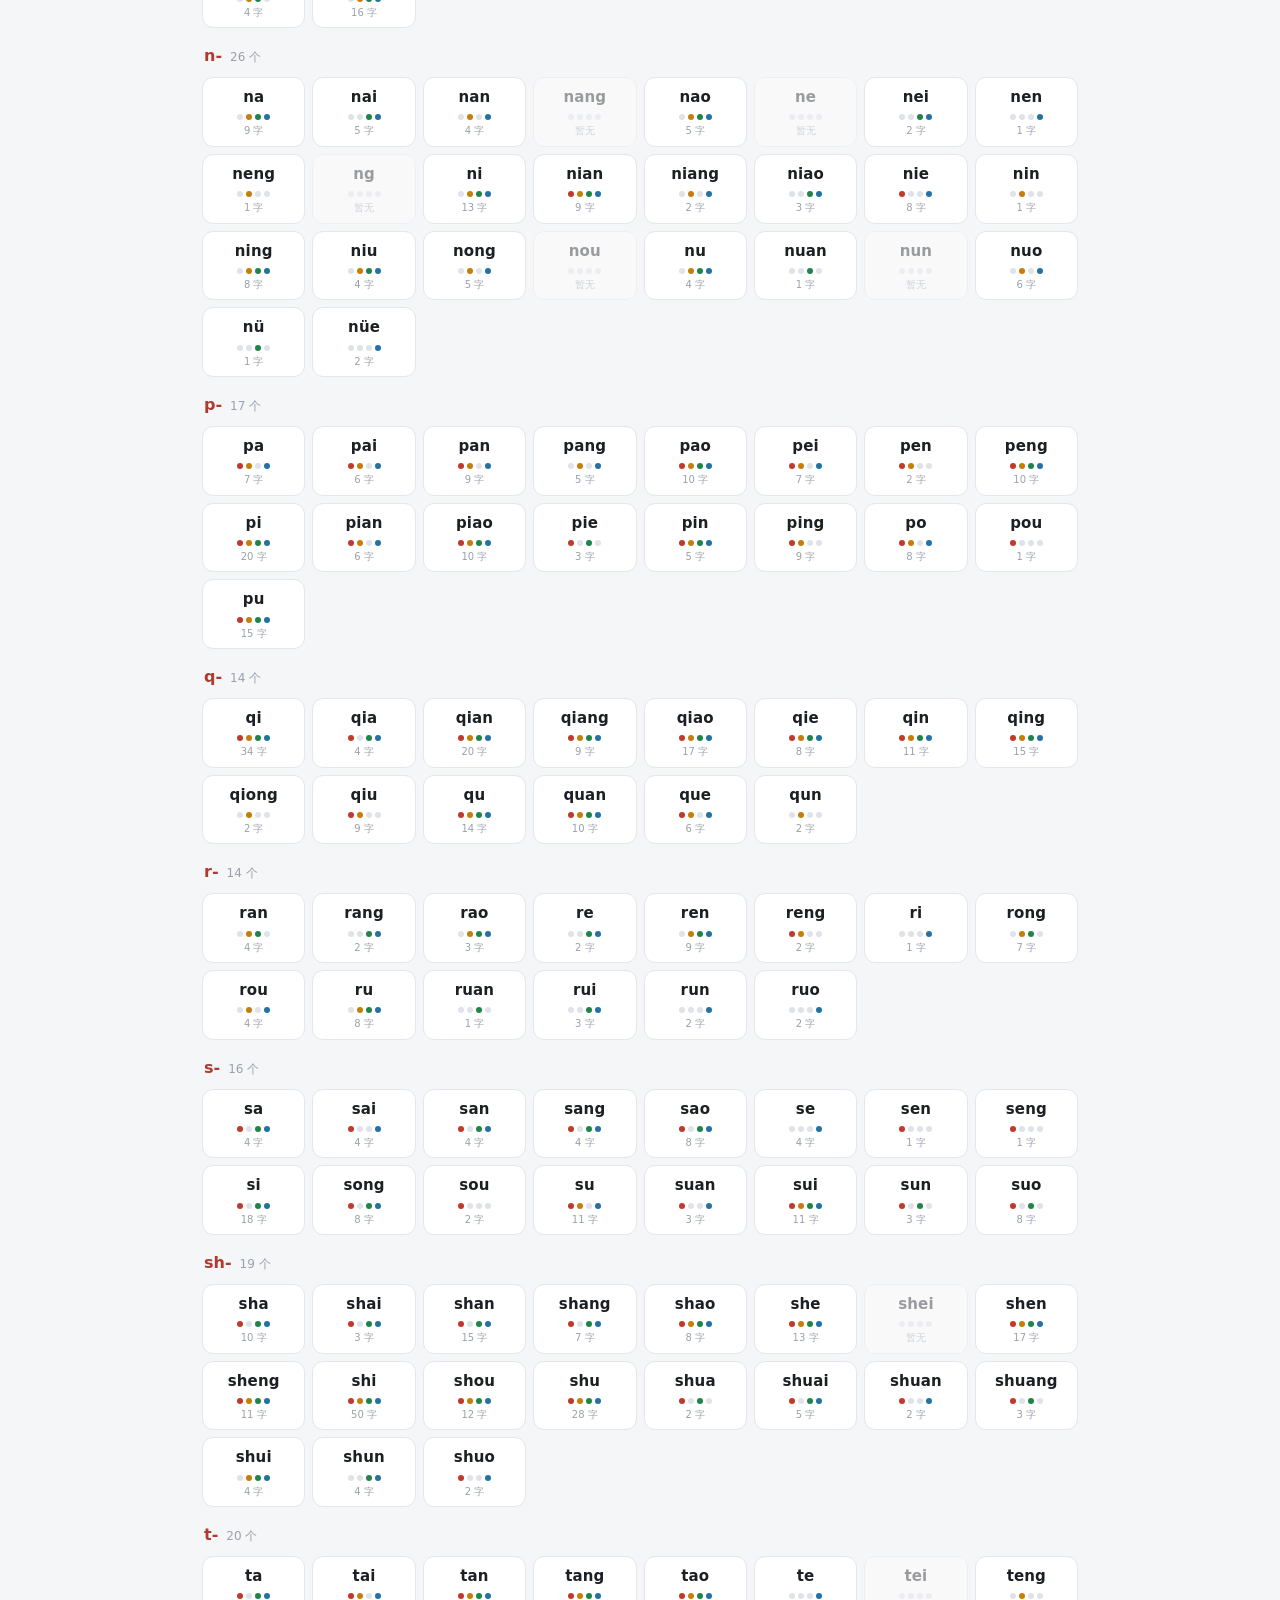
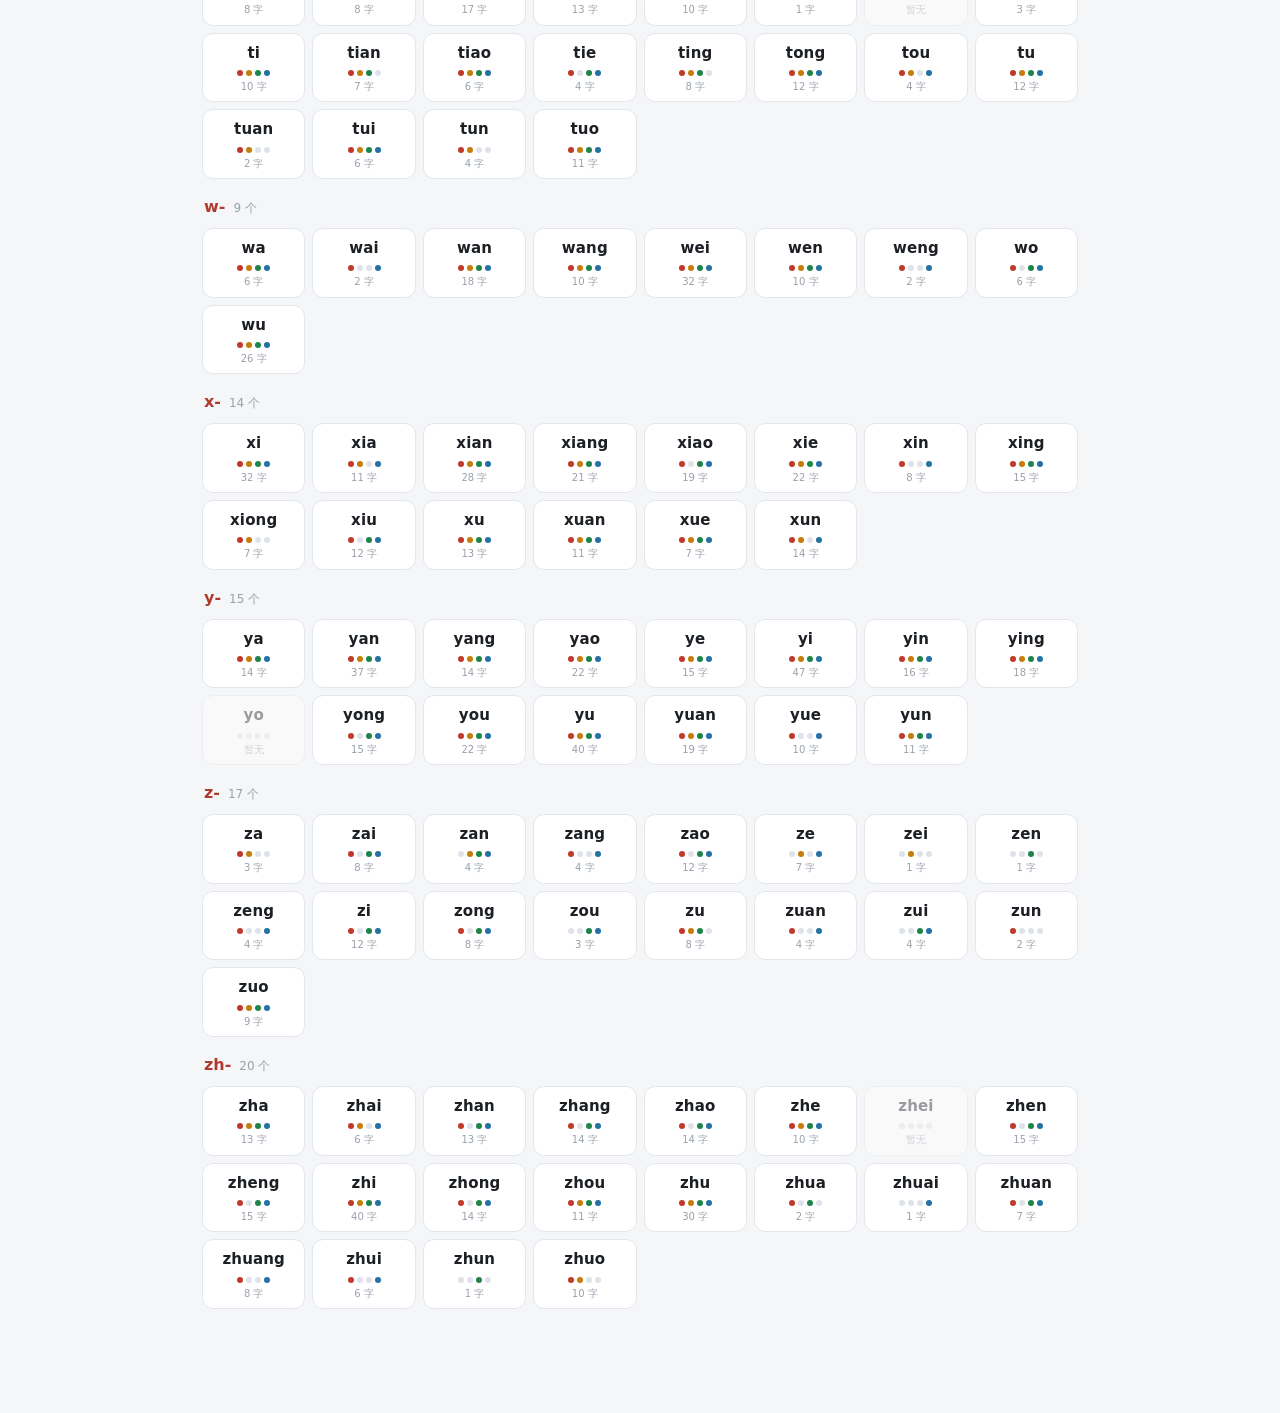
<file: PuTongHua/index.html>
<!DOCTYPE html>
<html lang="zh-Hans">
<head>
<meta charset="utf-8">
<meta name="viewport" content="width=device-width, initial-scale=1, viewport-fit=cover">
<meta name="theme-color" content="#b03a2e">
<meta name="description" content="用同音字群快速掌握普通话发音 —— 直读法">
<title>普通话同音字 · 直读法</title>
<link rel="manifest" href="manifest.webmanifest">
<link rel="stylesheet" href="style.css">
</head>
<body>

<header class="topbar">
  <div class="topbar-row">
    <button class="iconbtn" id="backBtn" hidden aria-label="返回">‹</button>
    <h1 class="brand" id="brand">普通话同音字</h1>
    <button class="iconbtn" id="favBtn" hidden aria-label="收藏">☆</button>
    <button class="iconbtn" id="setBtn" aria-label="设置">⚙</button>
  </div>
  <div class="searchbar">
    <span class="mag">🔍</span>
    <input id="q" type="search" placeholder="输入拼音 / 汉字 / 词语，如 xiang、香、香港"
           autocomplete="off" autocorrect="off" spellcheck="false" enterkeyhint="search">
    <button class="clearbtn" id="clearq" hidden aria-label="清空">×</button>
  </div>
  <div class="suggest" id="suggest" hidden></div>
</header>

<div class="settings" id="settings" hidden>
  <div class="setrow">
    <span class="setlabel">字形</span>
    <div class="seg" id="segMode">
      <button data-v="trad">繁體</button>
      <button data-v="simp">简体</button>
      <button data-v="both" class="on">对照</button>
    </div>
  </div>
  <div class="setrow">
    <span class="setlabel">显示生僻字</span>
    <label class="switch"><input type="checkbox" id="chkRare"><span></span></label>
  </div>
  <div class="setrow">
    <span class="setlabel">朗读语速</span>
    <div class="seg" id="segRate">
      <button data-v="1">常速</button>
      <button data-v="0.85" class="on">慢速</button>
    </div>
  </div>
  <p class="sethint">默认只显示《通用规范汉字表》一级 3500 常用字；打开开关可看到全部字。</p>
  <p class="sethint warn" id="speechHint" hidden>未检测到中文语音。请在系统「语言与语音」设置里添加中文语音包，然后重新打开本页。</p>
</div>

<main id="view" class="view"></main>

<div class="mask" id="mask" hidden></div>
<div class="sheet" id="sheet" hidden>
  <div class="sheet-head">
    <div class="sheet-char">
      <div class="sc-py" id="shPy"></div>
      <div class="sc-zirow">
        <div class="sc-zi" id="shZi"></div>
        <button class="spk big" id="shSpeak" aria-label="朗读" title="朗读"><svg viewBox="0 0 24 24" aria-hidden="true"><path class="b" d="M11 4.5 6.2 8.6H2.6v6.8h3.6L11 19.5z"/><path class="w" d="M15.6 8.8a4.6 4.6 0 0 1 0 6.4"/><path class="w" d="M18.7 5.6a9 9 0 0 1 0 12.8"/></svg></button>
      </div>
      <div class="sc-alt" id="shAlt"></div>
      <div class="sc-say" id="shSay"></div>
    </div>
    <button class="sheetclose" id="shClose" aria-label="关闭">×</button>
  </div>
  <div class="sheet-body" id="shBody"></div>
</div>

<footer class="foot">
  <span id="footInfo"></span>
</footer>

<script src="data/dataset.js"></script>
<script src="app.js"></script>
</body>
</html>
</file>
<file: PuTongHua/style.css>
/* ===== 普通话同音字 · 直读法 ===== */
:root{
  --bg:#f5f6f8;
  --panel:#ffffff;
  --card:#eceef2;
  --card-hi:#e2e5eb;
  --line:#e3e6ec;
  --text:#1c2024;
  --muted:#6b7280;
  --faint:#9aa1ab;
  --accent:#b03a2e;
  --t1:#c0392b;   /* 一声 */
  --t2:#c77d0a;   /* 二声 */
  --t3:#1e8449;   /* 三声 */
  --t4:#2471a3;   /* 四声 */
  --radius:14px;
  --shadow:0 1px 2px rgba(16,24,40,.06),0 6px 18px rgba(16,24,40,.06);
}
*{box-sizing:border-box;-webkit-tap-highlight-color:transparent}
/* 注意：.settings/.suggest/.sheet 等都设了 display:flex，会盖掉 hidden 属性，
   所以这里必须强制隐藏，否则 hidden 失效。 */
[hidden]{display:none !important}
html,body{margin:0;padding:0}
body{
  background:var(--bg);color:var(--text);
  font-family:"PingFang SC","Hiragino Sans GB","Microsoft YaHei","Noto Sans CJK SC",
              "Source Han Sans SC",system-ui,-apple-system,sans-serif;
  font-size:16px;line-height:1.55;
  padding-bottom:64px;
  -webkit-font-smoothing:antialiased;
}

/* ---------- 顶栏 ---------- */
.topbar{
  position:sticky;top:0;z-index:40;background:var(--panel);
  border-bottom:1px solid var(--line);
  padding:calc(env(safe-area-inset-top) + 8px) 12px 10px;
}
.topbar-row{display:flex;align-items:center;gap:6px;margin-bottom:8px}
.brand{
  flex:1;margin:0;font-size:17px;font-weight:700;letter-spacing:.02em;
  white-space:nowrap;overflow:hidden;text-overflow:ellipsis;
}
.brand small{font-weight:400;color:var(--faint);font-size:12px;margin-left:6px}
.iconbtn{
  border:0;background:transparent;color:var(--muted);font-size:22px;line-height:1;
  width:34px;height:34px;border-radius:10px;cursor:pointer;flex:none;
}
.iconbtn:active{background:var(--card)}
.iconbtn.on{color:#d9a406}

.searchbar{display:flex;align-items:center;gap:8px;background:var(--bg);
  border:1px solid var(--line);border-radius:11px;padding:0 10px;height:40px}
.searchbar .mag{font-size:14px;opacity:.5;flex:none}
.searchbar input{
  flex:1;border:0;background:transparent;outline:none;font-size:15px;color:var(--text);
  min-width:0;font-family:inherit;
}
.clearbtn{border:0;background:var(--card);color:var(--muted);width:20px;height:20px;
  border-radius:50%;font-size:14px;line-height:1;cursor:pointer;flex:none;padding:0}

.suggest{
  position:absolute;left:12px;right:12px;top:100%;margin-top:4px;
  background:var(--panel);border:1px solid var(--line);border-radius:12px;
  box-shadow:var(--shadow);max-height:52vh;overflow:auto;z-index:50;
}
.sug{display:flex;align-items:center;gap:10px;padding:10px 12px;cursor:pointer;
  border-bottom:1px solid var(--line)}
.sug:last-child{border-bottom:0}
.sug:active{background:var(--card)}
.sug .k{font-size:19px;font-weight:600;flex:none;min-width:1.4em;text-align:center}
.sug .k.py{font-size:14px;color:var(--accent);font-weight:500}
.sug .d{flex:1;min-width:0;color:var(--muted);font-size:13px;
  white-space:nowrap;overflow:hidden;text-overflow:ellipsis}
.sug .tag{font-size:11px;color:var(--faint);border:1px solid var(--line);
  border-radius:6px;padding:1px 6px;flex:none}

/* ---------- 设置 ---------- */
.settings{background:var(--panel);border-bottom:1px solid var(--line);
  padding:12px;display:flex;flex-direction:column;gap:12px}
.setrow{display:flex;align-items:center;justify-content:space-between;gap:12px}
.setlabel{font-size:14px;color:var(--muted)}
.seg{display:flex;background:var(--bg);border:1px solid var(--line);
  border-radius:9px;padding:2px;gap:2px}
.seg button{border:0;background:transparent;color:var(--muted);font-size:13px;
  padding:6px 12px;border-radius:7px;cursor:pointer;font-family:inherit}
.seg button.on{background:var(--panel);color:var(--text);font-weight:600;
  box-shadow:0 1px 2px rgba(16,24,40,.1)}
.switch{position:relative;display:inline-block;width:46px;height:27px;flex:none}
.switch input{opacity:0;width:0;height:0}
.switch span{position:absolute;inset:0;background:#cfd4dc;border-radius:99px;
  transition:.18s;cursor:pointer}
.switch span:before{content:"";position:absolute;width:21px;height:21px;left:3px;top:3px;
  background:#fff;border-radius:50%;transition:.18s;box-shadow:0 1px 3px rgba(0,0,0,.2)}
.switch input:checked + span{background:var(--accent)}
.switch input:checked + span:before{transform:translateX(19px)}
.sethint{margin:0;font-size:12px;color:var(--faint);line-height:1.5}

/* ---------- 通用 ---------- */
.view{padding:14px 12px 24px;max-width:900px;margin:0 auto}
.secttl{font-size:13px;color:var(--faint);margin:20px 2px 10px;font-weight:600;
  letter-spacing:.06em}
.secttl:first-child{margin-top:4px}

.hero{background:linear-gradient(135deg,#fff5f3,#fff);border:1px solid #f2ddd8;
  border-radius:var(--radius);padding:14px 16px;margin-bottom:6px}
.hero h2{margin:0 0 6px;font-size:15px;color:var(--accent)}
.hero p{margin:0;font-size:13px;color:#7c5b55;line-height:1.6}
.hero b{color:var(--accent)}

/* ---------- 音节表 ---------- */
.initgroup{margin-bottom:16px}
.inithd{display:flex;align-items:baseline;gap:8px;margin:0 2px 8px}
.inithd .i{font-size:16px;font-weight:700;color:var(--accent)}
.inithd .c{font-size:12px;color:var(--faint)}
.sylgrid{display:grid;grid-template-columns:repeat(auto-fill,minmax(84px,1fr));gap:7px}
.sylcell{background:var(--panel);border:1px solid var(--line);border-radius:11px;
  padding:8px 6px 7px;cursor:pointer;text-align:center;transition:.12s}
.sylcell:active{transform:scale(.96)}
.sylcell .s{font-size:15px;font-weight:600;letter-spacing:.01em}
.sylcell .dots{display:flex;justify-content:center;gap:3px;margin-top:5px;height:6px}
.sylcell .dots i{width:6px;height:6px;border-radius:50%;background:#dfe3e9;display:block}
.sylcell .dots i.f1{background:var(--t1)}
.sylcell .dots i.f2{background:var(--t2)}
.sylcell .dots i.f3{background:var(--t3)}
.sylcell .dots i.f4{background:var(--t4)}
.sylcell.empty{opacity:.42;cursor:default}
.sylcell.empty:active{transform:none}
.sylcell .n{font-size:10px;color:var(--faint);margin-top:3px}

/* ---------- 音节详情 ---------- */
.sylhead{background:var(--panel);border:1px solid var(--line);border-radius:var(--radius);
  padding:14px 16px;box-shadow:var(--shadow)}
.sylhead .big{font-size:30px;font-weight:700;letter-spacing:.02em;line-height:1.15}
.sylhead .meta{font-size:12px;color:var(--faint);margin-top:4px}
.sylhead .meta b{color:var(--muted);font-weight:600}
/* 声调分组：一次列出全部声调，每段一个标题 + 一组卡片 */
.tonesec{scroll-margin-top:92px}
.tonesec .secttl{margin-top:22px;margin-bottom:10px}
.tonesec .secttl.toneless{margin-top:10px;margin-bottom:0;color:var(--faint);opacity:.75;font-weight:400}
.tonesec[data-t="1"] .secttl:not(.toneless){color:var(--t1)}
.tonesec[data-t="2"] .secttl:not(.toneless){color:var(--t2)}
.tonesec[data-t="3"] .secttl:not(.toneless){color:var(--t3)}
.tonesec[data-t="4"] .secttl:not(.toneless){color:var(--t4)}

.chgrid{display:grid;grid-template-columns:repeat(auto-fill,minmax(72px,1fr));
  gap:8px;margin-top:14px}
.chcard{position:relative;background:var(--card);border-radius:12px;padding:8px 4px 9px;
  text-align:center;cursor:pointer;transition:.12s;border:1px solid transparent}
.chcard:active{transform:scale(.95);background:var(--card-hi)}
.chcard .py{font-size:11px;color:var(--muted);line-height:1.2;letter-spacing:.01em;
  white-space:nowrap;overflow:hidden}
.chcard .zi{font-size:30px;line-height:1.25;margin-top:1px;font-weight:500}
.chcard .alt{font-size:11px;color:var(--faint);line-height:1.2;height:14px}
.chcard.rare{opacity:.5}
.chcard.fav:after{content:"★";position:absolute;top:3px;right:5px;font-size:10px;
  color:#d9a406}
.chcard .wn{font-size:10px;color:var(--faint);margin-top:2px}

.rarewrap{margin-top:16px;text-align:center}
.raretoggle{border:1px dashed var(--line);background:transparent;color:var(--muted);
  font-size:13px;padding:9px 16px;border-radius:10px;cursor:pointer;font-family:inherit}
.raretoggle:active{background:var(--card)}

/* ---------- 词语表 ---------- */
.wordlist{display:flex;flex-direction:column;gap:0}
.worditem{display:flex;align-items:baseline;gap:10px;padding:9px 2px;
  border-bottom:1px solid var(--line)}
.worditem:last-child{border-bottom:0}
.worditem .w{font-size:17px;font-weight:500;flex:none}
.worditem .wp{font-size:13px;color:var(--accent);letter-spacing:.02em;flex:none}
.worditem .ws{font-size:12px;color:var(--faint);margin-left:auto;flex:none}
.emptyhint{color:var(--faint);font-size:13px;padding:10px 2px}

/* ---------- 汉字详情 ---------- */
.chhero{background:var(--panel);border:1px solid var(--line);border-radius:var(--radius);
  padding:16px;display:flex;gap:16px;align-items:center;box-shadow:var(--shadow)}
.chhero .bigzi{font-size:56px;line-height:1;font-weight:500}
.chhero .info{flex:1;min-width:0}
.chhero .rd{display:flex;flex-wrap:wrap;gap:6px;margin-top:2px}
.rdpill{border-radius:8px;padding:3px 9px;font-size:14px;color:#fff;cursor:pointer;
  border:0;font-family:inherit}
.rdpill[data-t="1"]{background:var(--t1)}
.rdpill[data-t="2"]{background:var(--t2)}
.rdpill[data-t="3"]{background:var(--t3)}
.rdpill[data-t="4"]{background:var(--t4)}
.chhero .lv{font-size:12px;color:var(--faint);margin-top:8px}

/* ---------- 底部弹层 ---------- */
.mask{position:fixed;inset:0;background:rgba(20,24,30,.34);z-index:60;
  animation:fade .16s ease}
@keyframes fade{from{opacity:0}to{opacity:1}}
.sheet{position:fixed;left:0;right:0;bottom:0;z-index:61;background:var(--panel);
  border-radius:20px 20px 0 0;max-height:78vh;display:flex;flex-direction:column;
  box-shadow:0 -8px 30px rgba(16,24,40,.18);animation:up .2s cubic-bezier(.2,.8,.3,1);
  padding-bottom:env(safe-area-inset-bottom)}
@keyframes up{from{transform:translateY(100%)}to{transform:translateY(0)}}
.sheet-head{display:flex;align-items:flex-start;padding:18px 18px 12px;gap:12px;
  border-bottom:1px solid var(--line)}
.sheet-char{flex:1;min-width:0}
.sc-py{font-size:15px;color:var(--accent);letter-spacing:.03em}
.sc-zi{font-size:44px;line-height:1.15;font-weight:500}
.sc-alt{font-size:13px;color:var(--faint);min-height:18px}
.sheetclose{border:0;background:var(--card);color:var(--muted);width:30px;height:30px;
  border-radius:50%;font-size:18px;line-height:1;cursor:pointer;flex:none;padding:0}
.sheet-body{padding:6px 18px 18px;overflow:auto;-webkit-overflow-scrolling:touch}
.sheet-body .secttl{margin-top:14px}
.acts{display:flex;gap:8px;margin-top:14px}
.actbtn{flex:1;border:1px solid var(--line);background:var(--panel);border-radius:11px;
  padding:10px;font-size:14px;color:var(--muted);cursor:pointer;font-family:inherit}
.actbtn:active{background:var(--card)}
.actbtn.on{color:#d9a406;border-color:#f0dca0;background:#fffaeb}

/* ---------- 页脚 ---------- */
.foot{position:fixed;left:0;right:0;bottom:0;z-index:30;background:rgba(245,246,248,.94);
  backdrop-filter:blur(8px);border-top:1px solid var(--line);text-align:center;
  padding:8px 12px calc(8px + env(safe-area-inset-bottom));font-size:11px;color:var(--faint)}

@media (min-width:560px){
  .chgrid{grid-template-columns:repeat(auto-fill,minmax(82px,1fr))}
  .sylgrid{grid-template-columns:repeat(auto-fill,minmax(92px,1fr))}
}

/* ---------- 发音朗读 ---------- */
/* 卡片右上角的小喇叭（.spk 默认绝对定位）；弹层和词条里用 .big / 覆盖成静态 */
.spk{position:absolute;top:1px;right:1px;width:20px;height:20px;border:0;background:transparent;
  color:var(--muted);padding:0;border-radius:50%;cursor:pointer;z-index:2;opacity:.9;
  display:flex;align-items:center;justify-content:center}
.spk svg{width:13px;height:13px;display:block}
.spk svg .b{fill:currentColor}
.spk svg .w{fill:none;stroke:currentColor;stroke-width:1.9;stroke-linecap:round}
.spk:active{background:var(--card-hi);opacity:1}
.spk.speaking{color:var(--accent);opacity:1}
.spk.big{position:static;width:32px;height:32px;flex:none;margin-top:4px;opacity:1;
  background:var(--card)}
.spk.big svg{width:17px;height:17px}
/* 词条右侧：繁体角标 + 喇叭 一起靠右对齐 */
.worditem .wend{margin-left:auto;display:flex;align-items:center;gap:8px;flex:none}
.worditem .ws{margin-left:0}
.worditem .spk{position:static;width:20px;height:20px;flex:none;opacity:.85}
.worditem .spk svg{width:12px;height:12px}
/* 没有可用中文语音时，把所有喇叭藏掉，界面不留残骸 */
body.no-speech .spk{display:none !important}
.sethint.warn{color:var(--accent)}
/* ★ 收藏角标让位给右上角喇叭，挪到左上角 */
.chcard.fav:after{left:5px;right:auto}
/* 极窄屏才给拼音让位，正常手机上拼音保持居中 */
@media (max-width:359px){ .chcard .py{padding-right:13px} }

/* 汉字详情：大字 + 喇叭竖排 */
.bigzi-wrap{display:flex;flex-direction:column;align-items:center;flex:none}

/* 弹层头部：大字与喇叭同一行 */
.sc-zirow{display:flex;align-items:center;gap:10px}
.sc-say{font-size:12px;color:var(--muted);min-height:16px;margin-top:2px}
</file>
